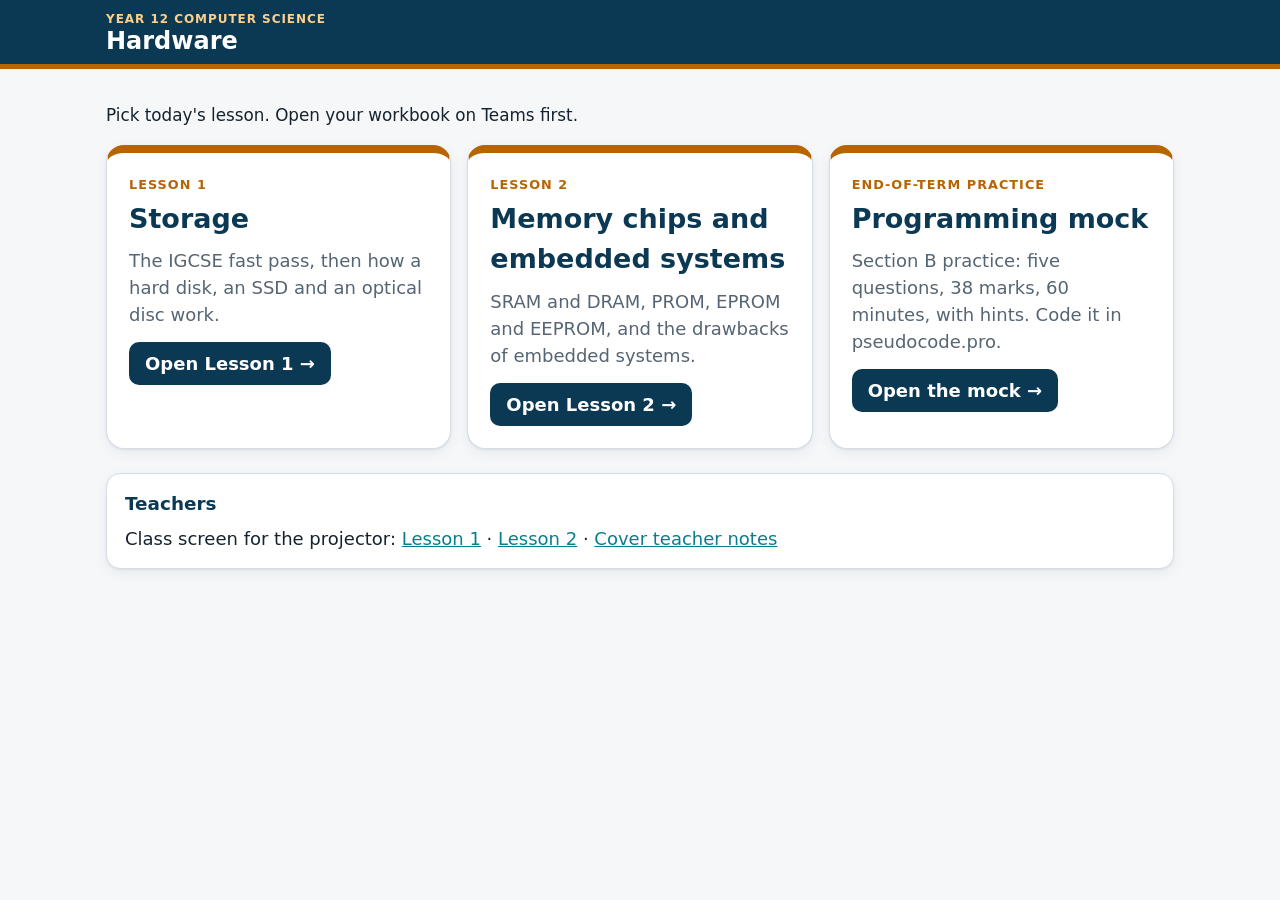
<file: index.html>
<!doctype html>
<html lang="en-GB">
<head>
<meta charset="utf-8">
<meta name="viewport" content="width=device-width, initial-scale=1">
<title>Year 12 Hardware</title>
<meta name="description" content="Year 12 Computer Science hardware lessons: storage, memory chips and embedded systems.">
<link rel="stylesheet" href="assets/site.css">
<style>
.tiles{display:grid;grid-template-columns:repeat(auto-fit,minmax(280px,1fr));gap:16px}
.tile{display:block;text-decoration:none;color:var(--ink);background:#fff;border:1px solid var(--line);border-radius:18px;padding:22px;box-shadow:var(--shadow);border-top:8px solid var(--amber)}
.tile:hover{border-color:var(--teal)}
.tile .n{font-size:.8rem;font-weight:800;letter-spacing:.08em;text-transform:uppercase;color:var(--amber)}
.tile h2{margin:4px 0 8px;color:var(--ocean)}
.tile p{margin:0;color:var(--muted)}
.go{display:inline-block;margin-top:14px;background:var(--ocean);color:#fff;border-radius:10px;padding:8px 16px;font-weight:700}
</style>
</head>
<body>
<header class="top"><div class="top-in"><div class="grow"><div class="eyebrow">Year 12 Computer Science</div><h1>Hardware</h1></div></div></header>
<main style="padding-bottom:40px">
  <p class="lead">Pick today's lesson. Open your workbook on Teams first.</p>
  <div class="tiles">
    <a class="tile" href="h1.html"><div class="n">Lesson 1</div><h2>Storage</h2><p>The IGCSE fast pass, then how a hard disk, an SSD and an optical disc work.</p><span class="go">Open Lesson 1 →</span></a>
    <a class="tile" href="h2.html"><div class="n">Lesson 2</div><h2>Memory chips and embedded systems</h2><p>SRAM and DRAM, PROM, EPROM and EEPROM, and the drawbacks of embedded systems.</p><span class="go">Open Lesson 2 →</span></a>
    <a class="tile" href="programming-mock.html"><div class="n">End-of-term practice</div><h2>Programming mock</h2><p>Section B practice: five questions, 38 marks, 60 minutes, with hints. Code it in pseudocode.pro.</p><span class="go">Open the mock →</span></a>
  </div>
  <div class="card" style="margin-top:24px">
    <h3>Teachers</h3>
    <p>Class screen for the projector: <a href="board.html?l=1">Lesson 1</a> · <a href="board.html?l=2">Lesson 2</a> · <a href="cover.html">Cover teacher notes</a></p>
  </div>
</main>
<script src="assets/engine.js"></script>
</body>
</html>
</file>
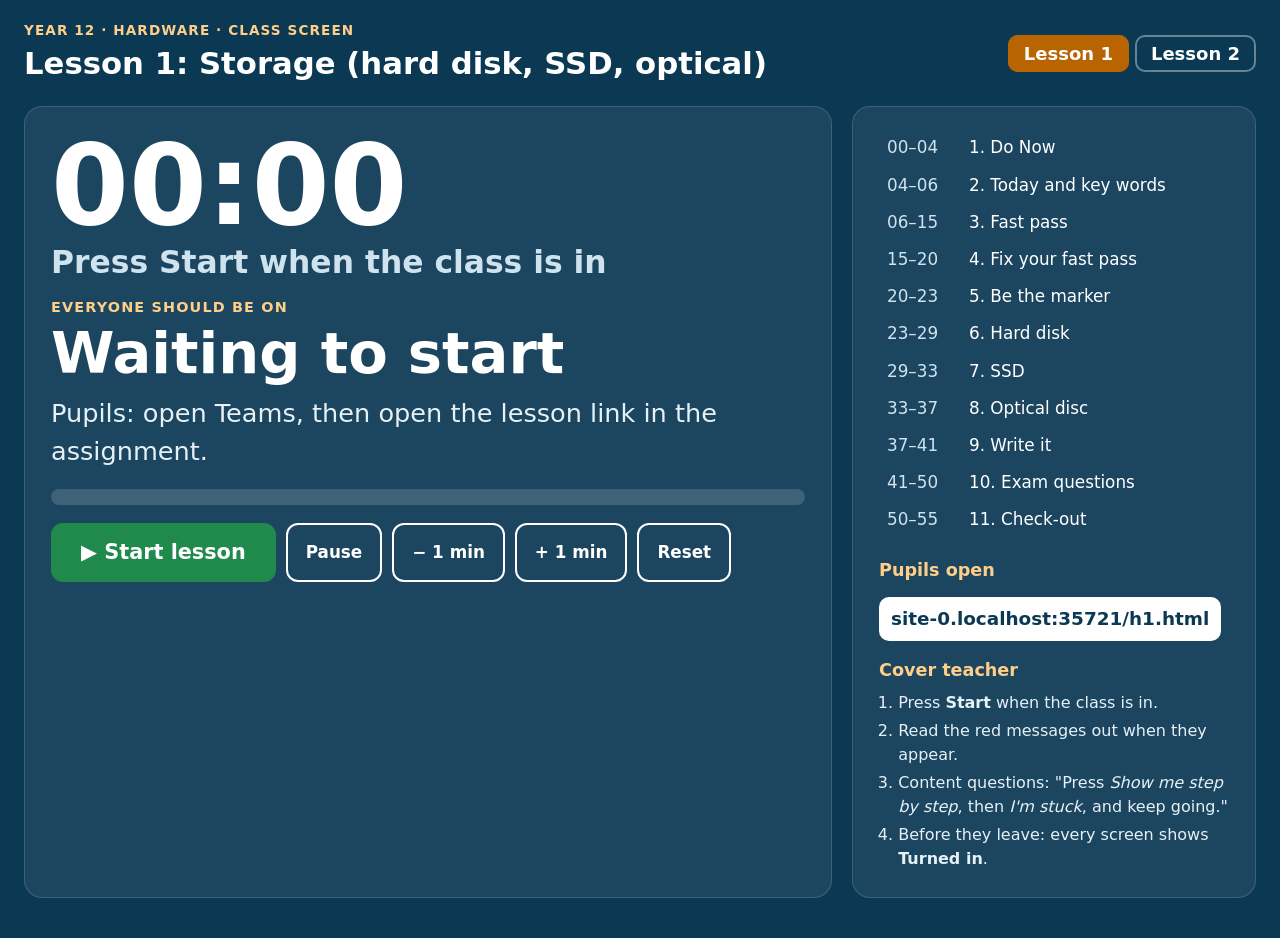
<file: board.html>
<!doctype html>
<html lang="en-GB">
<head>
<meta charset="utf-8">
<meta name="viewport" content="width=device-width, initial-scale=1">
<title>Class Screen</title>
<link rel="stylesheet" href="assets/site.css">
<style>
body{background:#0b3954;color:#fff;min-height:100vh}
.wrap{max-width:1400px;margin:auto;padding:20px 24px 40px}
.head{display:flex;justify-content:space-between;align-items:center;gap:16px;flex-wrap:wrap}
.head h1{margin:0;font-size:clamp(1.3rem,2.4vw,2rem)}
.head .eyebrow{font-size:.85rem;font-weight:800;letter-spacing:.08em;text-transform:uppercase;color:#ffcf8a}
.pick a{color:#fff;border:2px solid #ffffff60;border-radius:10px;padding:6px 14px;text-decoration:none;font-weight:700;margin-left:6px}
.pick a.on{background:#b86400;border-color:#b86400}
.grid{display:grid;grid-template-columns:2fr 1fr;gap:20px;margin-top:20px}
@media (max-width:900px){.grid{grid-template-columns:1fr}}
.panel{background:#ffffff12;border:1px solid #ffffff26;border-radius:18px;padding:22px 26px}
.clock{font-size:clamp(3rem,9vw,7rem);font-weight:800;line-height:1;font-variant-numeric:tabular-nums}
.clock small{font-size:.28em;font-weight:600;color:#cfe3ee;display:block;margin-top:6px}
.now{margin-top:18px}
.now .lbl{font-size:.9rem;font-weight:800;letter-spacing:.08em;text-transform:uppercase;color:#ffcf8a}
.now .t{font-size:clamp(2rem,5vw,3.6rem);font-weight:800;line-height:1.1;margin:4px 0 8px}
.now .d{font-size:clamp(1.1rem,2.2vw,1.6rem);color:#e6f1f6}
.left{font-size:1.3rem;margin-top:10px;color:#ffcf8a;font-weight:700}
.bar{height:16px;border-radius:9px;background:#ffffff26;overflow:hidden;margin-top:18px}
.bar span{display:block;height:100%;background:#b86400;width:0}
.list{list-style:none;margin:0;padding:0;font-size:1.05rem}
.list li{display:flex;gap:10px;padding:6px 8px;border-radius:8px}
.list li .m{flex:0 0 72px;color:#cfe3ee;font-variant-numeric:tabular-nums}
.list li.done{opacity:.45}
.list li.on{background:#b86400;font-weight:800;opacity:1}
.banner{display:none;margin-top:18px;background:#fff;color:#0b3954;border-radius:14px;padding:16px 20px;font-size:clamp(1.3rem,2.6vw,2rem);font-weight:800;border-left:12px solid #c0392b}
.banner.show{display:block;animation:pulsebox 1.4s ease-in-out 6}
@keyframes pulsebox{50%{transform:scale(1.02)}}
.ctl{display:flex;gap:10px;flex-wrap:wrap;margin-top:18px}
.ctl button{border:2px solid #fff;background:transparent;color:#fff;border-radius:12px;padding:10px 18px;font-weight:800;font-size:1.05rem}
.ctl button.go{background:#1f8a4c;border-color:#1f8a4c;font-size:1.3rem;padding:12px 28px}
.teacher{font-size:1rem;color:#e6f1f6}
.teacher h2{margin:0 0 8px;font-size:1.1rem;color:#ffcf8a}
.teacher ol{margin:0;padding-left:1.2em}.teacher li{margin:4px 0}
.url{font-size:1.15rem;font-weight:800;background:#fff;color:#0b3954;border-radius:10px;padding:8px 12px;display:inline-block;margin-top:6px;word-break:break-all}
</style>
</head>
<body>
<div class="wrap">
  <div class="head">
    <div><div class="eyebrow">Year 12 · Hardware · Class screen</div><h1 id="title"></h1></div>
    <div class="pick"><a href="?l=1" id="p1">Lesson 1</a><a href="?l=2" id="p2">Lesson 2</a></div>
  </div>
  <div class="grid">
    <div class="panel">
      <div class="clock" id="clock">00:00<small>Press Start when the class is in</small></div>
      <div class="now"><div class="lbl">Everyone should be on</div><div class="t" id="nowT">Waiting to start</div><div class="d" id="nowD">Pupils: open Teams, then open the lesson link in the assignment.</div><div class="left" id="left"></div></div>
      <div class="bar"><span id="bar"></span></div>
      <div class="banner" id="banner"></div>
      <div class="ctl"><button class="go" id="start">▶ Start lesson</button><button id="pause">Pause</button><button id="minus">− 1 min</button><button id="plus">+ 1 min</button><button id="reset">Reset</button></div>
    </div>
    <div class="panel">
      <ul class="list" id="list"></ul>
      <div class="teacher" style="margin-top:18px">
        <h2>Pupils open</h2>
        <div class="url" id="url"></div>
        <h2 style="margin-top:16px">Cover teacher</h2>
        <ol><li>Press <b>Start</b> when the class is in.</li><li>Read the red messages out when they appear.</li><li>Content questions: "Press <i>Show me step by step</i>, then <i>I'm stuck</i>, and keep going."</li><li>Before they leave: every screen shows <b>Turned in</b>.</li></ol>
      </div>
    </div>
  </div>
</div>
<script>
(function(){
const S={
 1:{title:"Lesson 1: Storage (hard disk, SSD, optical)",page:"h1.html",stages:[
  [0,"Do Now","Open the workbook on Teams and type your name. Then sort the smart speaker items on the site."],
  [4,"Today and key words","Read today's plan. Press 🔊 to hear the key words."],
  [6,"Fast pass","16 questions on your own. No notes. Then mark it and copy your scores into Task 1."],
  [15,"Fix your fast pass","Read the explanations for the questions you got wrong."],
  [20,"Be the marker","How many marks does an IGCSE-style answer get?"],
  [23,"Hard disk","Watch the animation, then put the steps in order."],
  [29,"SSD","Watch the animation, then fill the gaps."],
  [33,"Optical disc","Watch the animation, then put the steps in order."],
  [37,"Write it","Workbook Tasks 2 and 3. Write first, then compare with the model answers."],
  [41,"Exam questions","Workbook Task 4. Write for 5 minutes with no notes, then mark yourself in green."],
  [50,"Check-out","Answer the question on the site, then workbook Task 5. Turn in on Teams."]],
  banners:{41:"Everyone: go to Stage 10, Exam questions, now. Write your answers in Task 4. No notes.",46:"Stop writing. Open the mark schemes at the back of the workbook and mark yourself in green.",50:"Everyone: go to Stage 11, Check-out. Then press Turn in on Teams.",54:"One minute. Show me Turned in on Teams before you leave."}},
 2:{title:"Lesson 2: Memory chips and embedded systems",page:"h2.html",stages:[
  [0,"Do Now","Open the workbook on Teams and type your name. Then the four Do Now questions on the site."],
  [3,"Today and key words","Read the big question. Press 🔊 to hear the key words."],
  [5,"Evidence hunt","Find the cache and RAM sizes in Task Manager (or use the table). Workbook Task 1."],
  [9,"DRAM","Watch the animation, then switch the refresh off and watch the picture fade."],
  [13,"SRAM vs DRAM","Watch, sort, then complete the table in workbook Task 2."],
  [18,"The ROM family","Watch the animation, then sort PROM, EPROM and EEPROM."],
  [24,"Update the firmware","Press Update on each device. Then workbook Task 3."],
  [27,"Embedded systems","Watch the animation, then sort drawbacks and benefits."],
  [32,"Chip choice","Choose a chip for each device. Workbook Task 4: two devices, two reasons each."],
  [38,"Exam questions","Workbook Task 5. Write for 7 minutes with no notes, then mark yourself in green."],
  [49,"Check-out","Answer the question on the site, then workbook Task 6. Turn in on Teams."]],
  banners:{38:"Everyone: go to Stage 10, Exam questions, now. Write your answers in Task 5. No notes.",45:"Stop writing. Open the mark schemes at the back of the workbook and mark yourself in green.",49:"Everyone: go to Stage 11, Check-out. Then press Turn in on Teams.",54:"One minute. Show me Turned in on Teams before you leave."}}};
const q=new URLSearchParams(location.search), n=q.get("l")==="2"?2:1, L=S[n], END=55;
document.getElementById("p"+n).classList.add("on");
document.getElementById("title").textContent=L.title;document.title="Class Screen: Lesson "+n;
document.getElementById("url").textContent=new URL(L.page,location.href).href.replace(/^https?:\/\//,"");
const key="board"+n; let st=null, paused=null, shown={};
try{const v=JSON.parse(sessionStorage.getItem(key));if(v){st=v.st;paused=v.paused}}catch(e){}
function save(){try{sessionStorage.setItem(key,JSON.stringify({st,paused}))}catch(e){}}
const list=document.getElementById("list");
list.innerHTML=L.stages.map((s,i)=>`<li><span class="m">${String(s[0]).padStart(2,"0")}–${String(i<L.stages.length-1?L.stages[i+1][0]:END).padStart(2,"0")}</span><span>${i+1}. ${s[1]}</span></li>`).join("");
function el(){return st===null?0:((paused||Date.now())-st)/1000}
function tick(){
  const e=el(), m=e/60, mm=Math.floor(e/60), ss=Math.floor(e%60);
  const clock=document.getElementById("clock");
  clock.innerHTML=String(mm).padStart(2,"0")+":"+String(ss).padStart(2,"0")+`<small>${st===null?"Press Start when the class is in":paused?"Paused":"minutes into the lesson · ends at 55:00"}</small>`;
  document.getElementById("start").textContent=st===null?"▶ Start lesson":paused?"▶ Resume":"● Running";
  if(st===null)return;
  let i=0;L.stages.forEach((s,k)=>{if(m>=s[0])i=k});
  const s=L.stages[i], nx=i<L.stages.length-1?L.stages[i+1][0]:END;
  document.getElementById("nowT").textContent="Stage "+(i+1)+": "+s[1];
  document.getElementById("nowD").textContent=s[2];
  const lm=Math.max(0,nx-m);document.getElementById("left").textContent=m>=END?"Lesson time is up. Check every screen shows Turned in.":(lm<1?"Less than a minute left on this stage":Math.ceil(lm)+" minutes left on this stage");
  document.getElementById("bar").style.width=Math.min(100,m/END*100)+"%";
  [...list.children].forEach((li,k)=>li.className=k<i?"done":k===i?"on":"");
  const b=document.getElementById("banner");let msg=null;
  Object.keys(L.banners).forEach(k=>{if(m>=+k&&m<+k+3)msg=L.banners[k]});
  if(msg){if(b.textContent!==msg){b.textContent=msg;b.classList.remove("show");void b.offsetWidth}b.classList.add("show")}else b.classList.remove("show");
}
document.getElementById("start").onclick=()=>{if(st===null){st=Date.now();paused=null}else if(paused){st+=Date.now()-paused;paused=null}save();tick();
  try{navigator.wakeLock&&navigator.wakeLock.request("screen").catch(()=>{})}catch(e){}};
document.getElementById("pause").onclick=()=>{if(st===null)return;if(paused){st+=Date.now()-paused;paused=null}else paused=Date.now();save();tick()};
document.getElementById("minus").onclick=()=>{if(st!==null){st+=60000;save();tick()}};
document.getElementById("plus").onclick=()=>{if(st!==null){st-=60000;save();tick()}};
document.getElementById("reset").onclick=()=>{st=null;paused=null;save();location.reload()};
setInterval(tick,500);tick();
})();
</script>
</body>
</html>
</file>
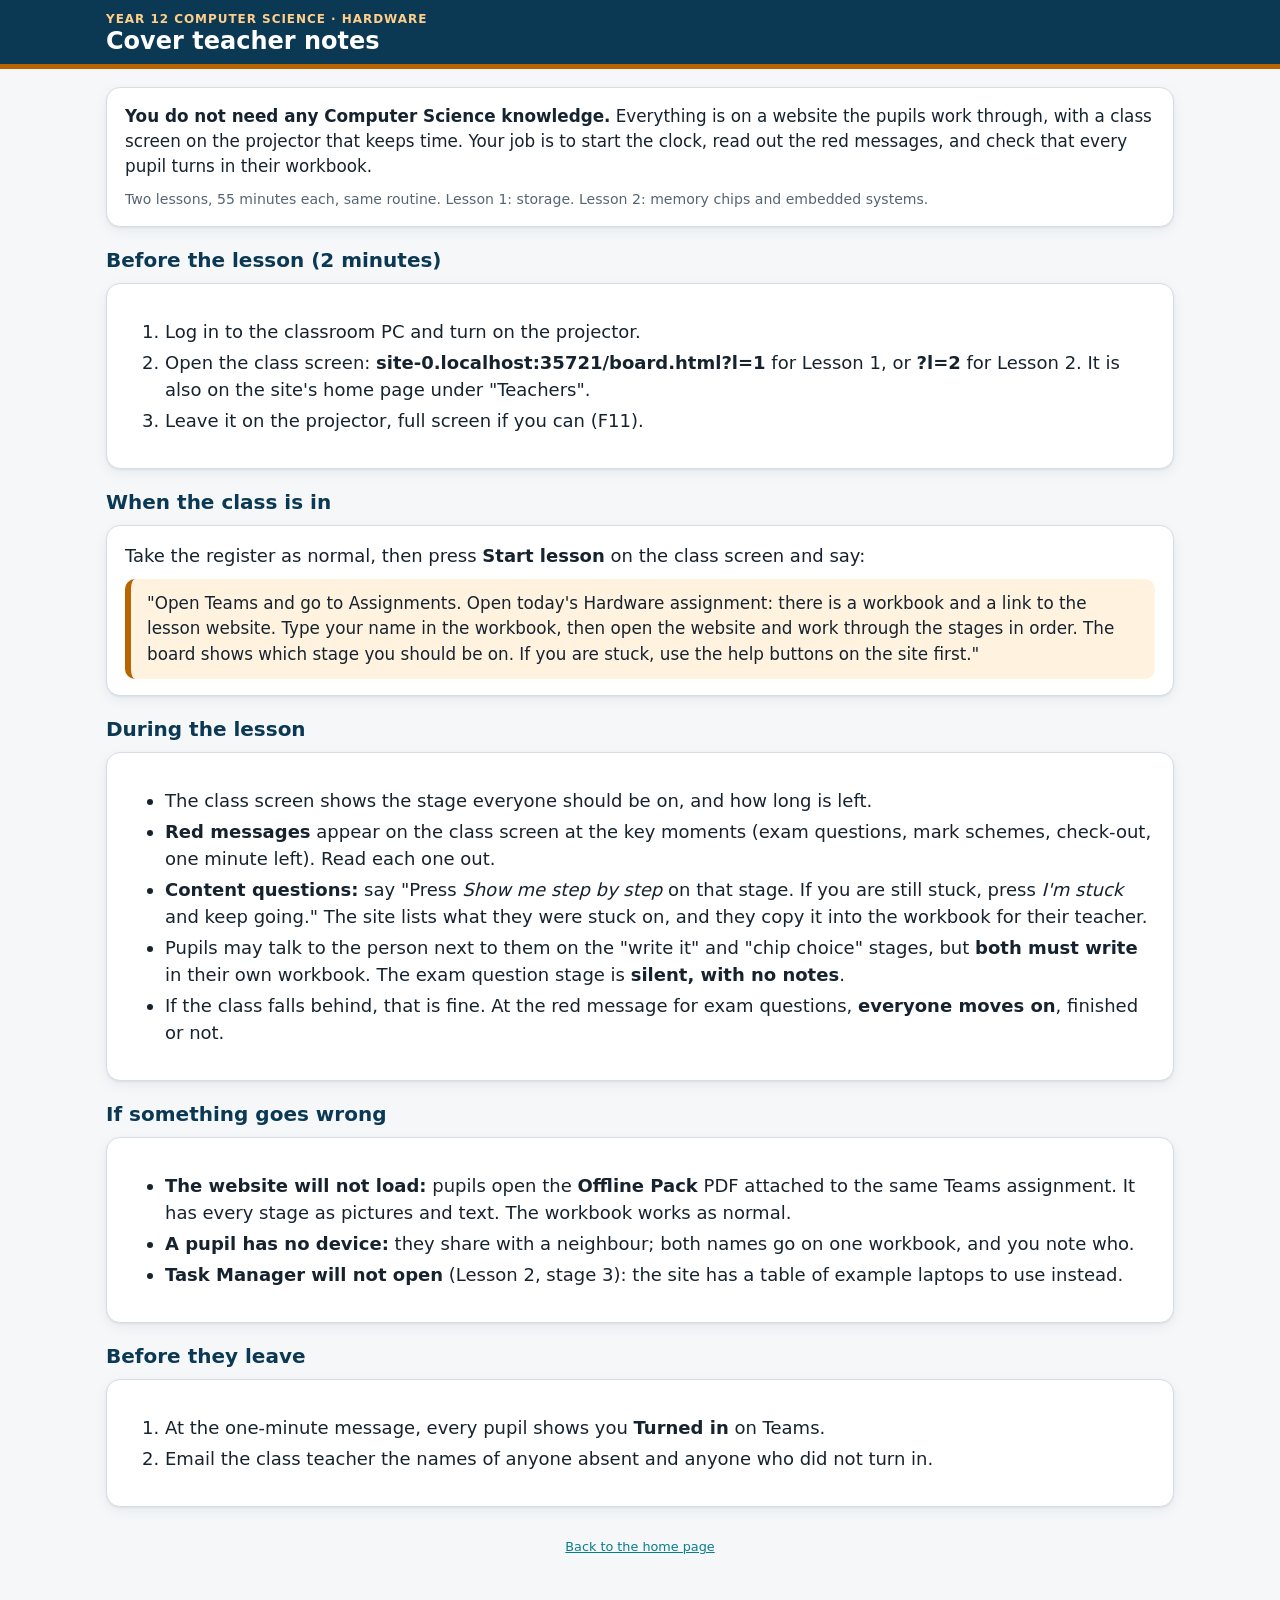
<file: cover.html>
<!doctype html>
<html lang="en-GB">
<head>
<meta charset="utf-8">
<meta name="viewport" content="width=device-width, initial-scale=1">
<title>Cover Teacher Notes</title>
<link rel="stylesheet" href="assets/site.css">
<style>
main{padding-bottom:40px}
h2{color:var(--ocean);margin:18px 0 8px;font-size:1.25rem}
.say-box{background:var(--amber-soft);border-left:6px solid var(--amber);border-radius:10px;padding:12px 16px;font-size:1.05rem}
ol li,ul li{margin:4px 0}
@media print{body{font-size:9.5pt;line-height:1.35}.card{padding:6px 10px;margin-bottom:6px}.lead{font-size:10pt}.say-box{font-size:10pt;padding:6px 10px}h2{margin:6px 0 3px;font-size:11pt}ol,ul{margin:2px 0}li{margin:1px 0!important}.top{display:block!important;position:static}.noprint{display:none}}
</style>
</head>
<body>
<header class="top"><div class="top-in"><div class="grow"><div class="eyebrow">Year 12 Computer Science · Hardware</div><h1>Cover teacher notes</h1></div></div></header>
<main>
<div class="card">
  <p class="lead"><b>You do not need any Computer Science knowledge.</b> Everything is on a website the pupils work through, with a class screen on the projector that keeps time. Your job is to start the clock, read out the red messages, and check that every pupil turns in their workbook.</p>
  <p class="muted small">Two lessons, 55 minutes each, same routine. Lesson 1: storage. Lesson 2: memory chips and embedded systems.</p>
</div>

<h2>Before the lesson (2 minutes)</h2>
<div class="card"><ol>
  <li>Log in to the classroom PC and turn on the projector.</li>
  <li>Open the class screen: <b><span class="siteurl"></span>board.html?l=1</b> for Lesson 1, or <b>?l=2</b> for Lesson 2. It is also on the site's home page under "Teachers".</li>
  <li>Leave it on the projector, full screen if you can (F11).</li>
</ol></div>

<h2>When the class is in</h2>
<div class="card"><p>Take the register as normal, then press <b>Start lesson</b> on the class screen and say:</p>
<div class="say-box">"Open Teams and go to Assignments. Open today's Hardware assignment: there is a workbook and a link to the lesson website. Type your name in the workbook, then open the website and work through the stages in order. The board shows which stage you should be on. If you are stuck, use the help buttons on the site first."</div></div>

<h2>During the lesson</h2>
<div class="card"><ul>
  <li>The class screen shows the stage everyone should be on, and how long is left.</li>
  <li><b>Red messages</b> appear on the class screen at the key moments (exam questions, mark schemes, check-out, one minute left). Read each one out.</li>
  <li><b>Content questions:</b> say "Press <i>Show me step by step</i> on that stage. If you are still stuck, press <i>I'm stuck</i> and keep going." The site lists what they were stuck on, and they copy it into the workbook for their teacher.</li>
  <li>Pupils may talk to the person next to them on the "write it" and "chip choice" stages, but <b>both must write</b> in their own workbook. The exam question stage is <b>silent, with no notes</b>.</li>
  <li>If the class falls behind, that is fine. At the red message for exam questions, <b>everyone moves on</b>, finished or not.</li>
</ul></div>

<h2>If something goes wrong</h2>
<div class="card"><ul>
  <li><b>The website will not load:</b> pupils open the <b>Offline Pack</b> PDF attached to the same Teams assignment. It has every stage as pictures and text. The workbook works as normal.</li>
  <li><b>A pupil has no device:</b> they share with a neighbour; both names go on one workbook, and you note who.</li>
  <li><b>Task Manager will not open</b> (Lesson 2, stage 3): the site has a table of example laptops to use instead.</li>
</ul></div>

<h2>Before they leave</h2>
<div class="card"><ol>
  <li>At the one-minute message, every pupil shows you <b>Turned in</b> on Teams.</li>
  <li>Email the class teacher the names of anyone absent and anyone who did not turn in.</li>
</ol></div>
<p class="footer-note noprint"><a href="index.html">Back to the home page</a></p>
</main>
<script>document.querySelectorAll(".siteurl").forEach(e=>e.textContent=/^https?:/.test(location.href)?location.href.replace(/^https?:\/\//,"").replace(/cover\.html.*$/,""):"inanded.github.io/y12-hardware/")</script>
</body>
</html>
</file>
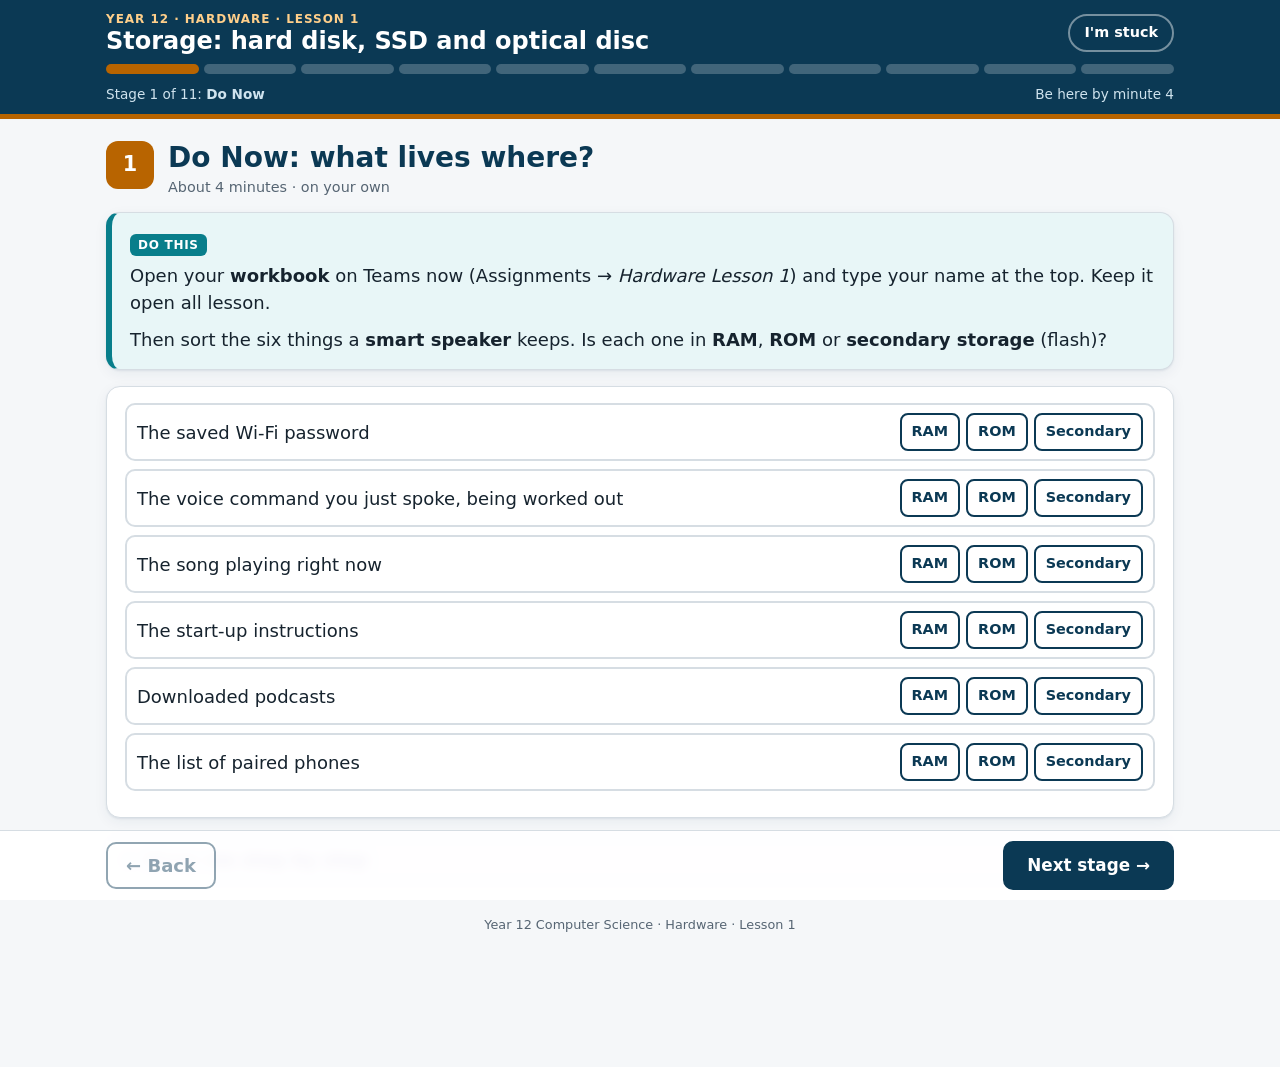
<file: h1.html>
<!doctype html>
<html lang="en-GB">
<head>
<meta charset="utf-8">
<meta name="viewport" content="width=device-width, initial-scale=1">
<title>Storage: Hard Disk, SSD, Optical</title>
<meta name="description" content="Year 12 Computer Science, Hardware lesson 1: the IGCSE fast pass, then how hard disks, SSDs and optical discs work.">
<link rel="stylesheet" href="assets/site.css">
</head>
<body>
<header class="top">
  <div class="top-in">
    <div class="grow"><div class="eyebrow">Year 12 · Hardware · Lesson 1</div><h1>Storage: hard disk, SSD and optical disc</h1></div>
    <button class="stuckbtn" title="Tell your teacher this part was hard">I'm stuck</button>
  </div>
  <nav class="steps" aria-label="Lesson stages"></nav>
  <div class="where" aria-live="polite"></div>
</header>

<main>

<!-- 1 ============================================================ -->
<section class="stage" data-title="Do Now" data-by="4">
  <div class="stage-head"><div class="stage-num">1</div><div><h2>Do Now: what lives where?</h2><div class="by">About 4 minutes · on your own</div></div></div>
  <div class="card do"><span class="tag">Do this</span>
    <p>Open your <b>workbook</b> on Teams now (Assignments → <i>Hardware Lesson 1</i>) and type your name at the top. Keep it open all lesson.</p>
    <p>Then sort the six things a <b>smart speaker</b> keeps. Is each one in <b>RAM</b>, <b>ROM</b> or <b>secondary storage</b> (flash)?</p>
  </div>
  <div class="card"><div id="donow"></div><p class="small muted" id="donowScore" style="margin-top:10px"></p></div>
  <details class="help"><summary>Show me step by step</summary><div>
    <p>Ask two questions about each item.</p>
    <ol><li><b>Is it only needed while the speaker is on, and fine to lose when the power goes?</b> Then it is in <b>RAM</b> (fast, can be changed, lost when the power goes).</li>
    <li><b>Is it the instructions the speaker needs to start up?</b> Then it is in <b>ROM</b> (can only be read, kept with no power).</li>
    <li><b>Must it still be there after the power goes off, and can it change?</b> Then it is in <b>secondary storage</b>.</li></ol>
  </div></details>
</section>

<!-- 2 ============================================================ -->
<section class="stage" data-title="Today and key words" data-by="6">
  <div class="stage-head"><div class="stage-num">2</div><div><h2>Today's plan and key words</h2><div class="by">About 2 minutes</div></div></div>
  <div class="card">
    <h3>Today you will</h3>
    <ul class="clean">
      <li>Check the hardware you learned at IGCSE in a quick 16-question fast pass, and fix anything you got wrong.</li>
      <li>Learn how a <b>hard disk</b>, an <b>SSD</b> and an <b>optical disc</b> work, in the detail that AS questions give marks for.</li>
      <li>Answer two real exam questions and mark them yourself.</li>
    </ul>
  </div>
  <div class="card">
    <h3>Success looks like this</h3>
    <ul class="clean">
      <li><b>Everyone:</b> describe a hard disk with at least 3 of the points in today's animation.</li>
      <li><b>Most:</b> write a full 5-mark hard disk answer, and describe an SSD and an optical disc.</li>
      <li><b>Some:</b> choose a hard disk or an SSD for a given system and justify it with reasons linked to that system.</li>
    </ul>
  </div>
  <div class="card">
    <h3>Key words <span class="small muted">(press 🔊 to hear each one)</span></h3>
    <div class="kw" id="kw1"></div>
  </div>
</section>

<!-- 3 ============================================================ -->
<section class="stage" data-title="Fast pass" data-by="15">
  <div class="stage-head"><div class="stage-num">3</div><div><h2>Fast pass: the IGCSE hardware you already know</h2><div class="by">About 9 minutes · on your own · no notes</div></div></div>
  <div class="card do"><span class="tag">Do this</span>
    <p>Answer all 16. If you do not know, choose <b>"I do not know yet"</b>. Guessing hides the gaps, and this is not a grade.</p>
    <p>When you have answered every question, press <b>Mark my fast pass</b> at the bottom.</p>
  </div>
  <div id="fastpass"></div>
  <div class="row" style="margin:6px 0 16px"><button class="btn primary" id="fpMark">Mark my fast pass</button><span id="fpLeft" class="muted"></span></div>
  <div id="fpResult" style="display:none">
    <div class="card"><h3>Your scores</h3><div class="score-tiles" id="fpTiles"></div></div>
    <div class="card wb"><span class="tag">Workbook · Task 1</span>
      <p>Copy your four scores into the <b>Task 1</b> table, and list the question numbers you got wrong. Your teacher uses these to plan the next lessons.</p>
      <p class="big" id="fpCopy"></p>
    </div>
  </div>
</section>

<!-- 4 ============================================================ -->
<section class="stage" data-title="Fix your fast pass" data-by="20">
  <div class="stage-head"><div class="stage-num">4</div><div><h2>Fix what you missed</h2><div class="by">About 5 minutes</div></div></div>
  <div class="card do"><span class="tag">Do this</span>
    <p>Below are the explanations for <b>only the questions you got wrong</b>. Read each one. If you got everything right, read the last card and move on.</p>
  </div>
  <div id="fixups"><div class="card muted">Do the fast pass first (stage 3), then come back here.</div></div>
  <div class="card" id="gateCard">
    <h3>Try the logic gates</h3>
    <p>Pick a gate. Tap <b>A</b> and <b>B</b> (or the input circles on the drawing) to switch them between 0 and 1. A wire carrying 1 lights up orange.</p>
    <div class="row" id="gatePick" style="margin-bottom:10px"></div>
    <div class="gatewrap">
      <svg id="gSvg" viewBox="0 0 520 240" role="img" aria-label="Logic gate diagram with inputs A and B and output X"></svg>
      <div>
        <div class="row" style="margin-bottom:10px"><button class="bit" id="gA">A = 0</button><button class="bit" id="gB">B = 0</button><span>X =</span><span class="out" id="gX">0</span></div>
        <div class="gexpr" id="gExpr"></div>
        <p class="small" id="gRule" style="margin:6px 0 10px"></p>
        <table class="t gtt" id="gTT"></table>
      </div>
    </div>
  </div>
  <div class="card exam"><span class="tag">What AS adds</span>
    <p>At IGCSE, "data is stored in tracks and sectors" was enough. AS questions give marks for <b>each part named with its job</b>: platter, spindle, arm, read/write head, magnetic pattern, change in current. That is the rest of today.</p>
  </div>
</section>

<!-- 5 ============================================================ -->
<section class="stage" data-title="Be the marker" data-by="23">
  <div class="stage-head"><div class="stage-num">5</div><div><h2>Be the marker: is an IGCSE answer enough?</h2><div class="by">About 3 minutes</div></div></div>
  <div class="card">
    <p><b>The question:</b> Describe the principal operations of a magnetic hard disk. <b>[5 marks]</b></p>
    <p><b>A student wrote:</b></p>
    <div class="quote">"A hard disk stores data using magnetism. It spins round and data is stored in tracks and sectors. A read/write head reads the data."</div>
  </div>
  <div class="card">
    <h3>Tick every point this answer has earned</h3>
    <p class="small muted">Each point is worth 1 mark, up to 5. Be strict: the idea has to be there, not just a similar word.</p>
    <div id="marker"></div>
  </div>
</section>

<!-- 6 ============================================================ -->
<section class="stage" data-title="Hard disk" data-by="29">
  <div class="stage-head"><div class="stage-num">6</div><div><h2>Inside a magnetic hard disk</h2><div class="by">About 6 minutes · watch, then check</div></div></div>
  <div id="animHDD"></div>
  <div class="card story"><span class="tag">The story</span>
    <p>A failing hard disk often makes a repeated clicking sound. Technicians call it <b>the click of death</b>. The read/write head flies a few nanometres above a platter spinning thousands of times a minute. If the head touches the platter (a head crash), it scrapes off the magnetic coating and the data there is gone.</p>
    <p><b>Why it matters for exams:</b> hard disks have moving parts, so they can be damaged by knocks. An SSD has <b>no moving parts</b>. That is one reason laptops and phones use solid-state storage.</p>
  </div>
  <div class="card"><h3>Check: put the hard disk steps in order</h3><div id="orderHDD"></div></div>
  <details class="help"><summary>Show me step by step</summary><div>
    <p>Think of it from the outside in.</p>
    <ol><li>What is it made of? <b>Platters</b> that can be magnetised, inside a sealed box.</li><li>How does it move? On a <b>spindle</b>, spinning fast.</li><li>What reads it? A <b>head on an arm</b>, moved by electronic circuits.</li><li>How is the surface organised? <b>Tracks</b> and <b>sectors</b>; one track in one sector is a <b>block</b>.</li><li>How are the bits stored and read? As a <b>magnetic pattern</b>; reading turns a change in field into a <b>change in current</b>.</li></ol>
  </div></details>
</section>

<!-- 7 ============================================================ -->
<section class="stage" data-title="SSD" data-by="33">
  <div class="stage-head"><div class="stage-num">7</div><div><h2>Inside an SSD (flash memory)</h2><div class="by">About 4 minutes · watch, then check</div></div></div>
  <div id="animSSD"></div>
  <div class="card"><h3>Check: fill the gaps</h3><div id="gapsSSD"></div></div>
  <details class="help"><summary>Show me step by step</summary><div>
    <p>Picture the floating gate as a <b>sealed box</b>. Writing pushes electrons into the box. Because the box is sealed by insulation, the electrons cannot get out, even with the power off. Reading asks one question: <b>does current flow through the cell or not?</b> That answer is the bit.</p>
  </div></details>
  <details class="further"><summary>Go further</summary><div>
    <p><span class="label-beyond">Beyond AS</span><b>Why do SSDs wear out?</b> Each flash cell can only be erased and rewritten a limited number of times, because pushing electrons through the insulating layer slowly damages it. The SSD controller spreads writes evenly across all the cells (<b>wear levelling</b>) so no cell wears out long before the others. Find out what <b>TBW</b> means on an SSD specification.</p>
  </div></details>
</section>

<!-- 8 ============================================================ -->
<section class="stage" data-title="Optical disc" data-by="37">
  <div class="stage-head"><div class="stage-num">8</div><div><h2>Inside an optical disc reader/writer</h2><div class="by">About 4 minutes · watch, then check</div></div></div>
  <div id="animOPT"></div>
  <div class="card"><h3>Check: put the optical steps in order</h3><div id="orderOPT"></div></div>
  <details class="help"><summary>Show me step by step</summary><div>
    <p>A <b>pit</b> is a tiny dip in the surface. A <b>land</b> is the flat part between pits. A laser bounces off them differently, a bit like light from a torch bouncing off a flat mirror compared with a dented one. The sensor notices the difference, and the differences become 1s and 0s.</p>
  </div></details>
</section>

<!-- 9 ============================================================ -->
<section class="stage" data-title="Write it" data-by="41">
  <div class="stage-head"><div class="stage-num">9</div><div><h2>Write it: finish the answers</h2><div class="by">About 4 minutes · in your workbook</div></div></div>
  <div class="card wb"><span class="tag">Workbook · Tasks 2 and 3</span>
    <p><b>Task 2:</b> fill the gaps in the SSD answer. <b>Task 3:</b> fill the gaps in the optical disc answer. If you have time, add one more point of your own to each.</p>
    <p>You can work with the person next to you, but <b>both of you write</b> in your own workbook.</p>
    <p><b>Write yours first.</b> Then press the button to compare.</p>
    <button class="btn amber" data-reveal="#modelWrite">I have written mine: show the model answers</button>
  </div>
  <div class="model" id="modelWrite">
    <p><b>Solid state (flash) memory: model answer</b></p>
    <ul><li>An SSD has no moving parts.</li><li>Data is stored in flash memory using NAND or NOR technology.</li><li>Each cell has 1 or 2 transistors.</li><li>The floating gate traps (retains) electrons, so the data is kept without power.</li><li>The control gate allows or stops current passing through the cell.</li><li>To read, the controller checks whether current flows, giving a 1 or a 0.</li></ul>
    <p style="margin-top:10px"><b>Optical disc reader/writer: model answer</b></p>
    <ul><li>The disc is spun at high speed.</li><li>A laser is shone onto the disc; the optical head moves it into position.</li><li>It follows a spiral track from the centre outwards.</li><li>Writing: the laser burns pits to represent the data.</li><li>Reading: the laser reflects from pits and lands; the reflection from a pit is different from a land.</li><li>A sensor detects the reflected light and the differences are interpreted as 1s and 0s.</li></ul>
    <p class="small" style="margin-top:8px">Tick each point you had. Add any you missed in <b style="color:var(--good)">green</b>.</p>
  </div>
  <details class="help"><summary>Show me step by step</summary><div>
    <p>Go back to stages 7 and 8 and press <b>Play</b> again. Each step of the animation is one sentence of the answer, in order. The gaps in the workbook follow the same order.</p>
  </div></details>
</section>

<!-- 10 ============================================================ -->
<section class="stage" data-title="Exam questions" data-by="50">
  <div class="stage-head"><div class="stage-num">10</div><div><h2>Real exam questions</h2><div class="by">About 9 minutes · 5 minutes writing, 4 minutes marking</div></div></div>
  <div class="card warn"><p><b>Everyone starts this stage by minute 41</b>, even if earlier stages are not finished. These answers are what your teacher reads.</p></div>
  <div class="card wb"><span class="tag">Workbook · Task 4</span>
    <ol><li>Answer <b>Question A</b> (CCTV, 4 marks) and <b>Question B</b> (video server, 4 marks) in the <b>My attempt</b> boxes. No notes, no looking back.</li>
    <li>Only then go to the <b>Mark schemes</b> page at the back of your workbook.</li>
    <li>Mark yourself. Write anything you missed in the <b>My corrections</b> box (it types in green).</li>
    <li><b>Finished and marked?</b> Go straight on to <b>Question C</b> (hard disk, 4 marks) and <b>Question D</b> (optical disc, 4 marks). Write first, then mark them the same way.</li></ol>
  </div>
  <div class="card exam"><span class="tag">How these questions are marked</span>
    <p>Each question asks for <b>two reasons</b>. Each reason gets 1 mark, and a second mark for <b>linking it to the system in the question</b>.</p>
    <p>Not enough: <i>"Hard disks are cheaper."</i><br>Full marks: <i>"Magnetic storage costs less per unit of storage, <b>and the system stores large video files, so it needs a very large capacity</b>."</i></p>
  </div>
  <details class="help"><summary>Show me step by step</summary><div>
    <p>Two reasons that work for systems that record or store lots of video:</p>
    <ul class="clean"><li><b>Cost:</b> magnetic storage costs less per gigabyte … <i>so very large capacity is affordable for big video files.</i></li>
    <li><b>Lasting longer:</b> the system writes all the time (a very large number of read/write operations) … <i>and magnetic storage lasts longer under that much writing.</i></li></ul>
    <p>Sentence starter: <i>"Magnetic storage is more suitable because … This matters for this system because …"</i></p>
  </div></details>
  <details class="further"><summary>Go further</summary><div>
    <p>A school wants storage for <b>10 years of CCTV recordings</b>, and a separate drive for the <b>head's office laptop</b>. Choose a hard disk or an SSD for each, and justify each choice with two reasons applied to that system. Write it at the end of your workbook.</p>
  </div></details>
</section>

<!-- 11 ============================================================ -->
<section class="stage" data-title="Check-out" data-by="55">
  <div class="stage-head"><div class="stage-num">11</div><div><h2>Check-out</h2><div class="by">About 5 minutes · then turn in</div></div></div>
  <div class="card"><h3>One question: answer it first, then write your letter in Task 5</h3><div id="hinge1"></div></div>
  <div class="card wb"><span class="tag">Workbook · Task 5</span>
    <ol><li>Write the letter you chose <b>first</b> for the question above.</li><li>Answer the three check-out questions. No notes.</li><li>Rate your confidence for each part of today (1 = lost, 5 = I could teach it).</li><li>Copy anything below into the <b>"Please go over again"</b> box.</li></ol>
    <div class="stuckbox"><b>You pressed "I'm stuck" on:</b><div class="stuck-list" style="margin-top:6px"></div></div>
  </div>
  <div class="card do"><span class="tag">Before you leave</span>
    <p>On Teams, press <b>Turn in</b> on the Hardware Lesson 1 assignment. Show your teacher the word <b>Turned in</b>.</p>
  </div>
</section>

<p class="footer-note">Year 12 Computer Science · Hardware · Lesson 1</p>
</main>

<nav class="nav"><div class="nav-in"><button class="btn" id="back">← Back</button><button class="btn primary next" id="next">Next stage →</button></div></nav>

<script src="assets/engine.js"></script>
<script src="assets/h1.js"></script>
</body>
</html>
</file>
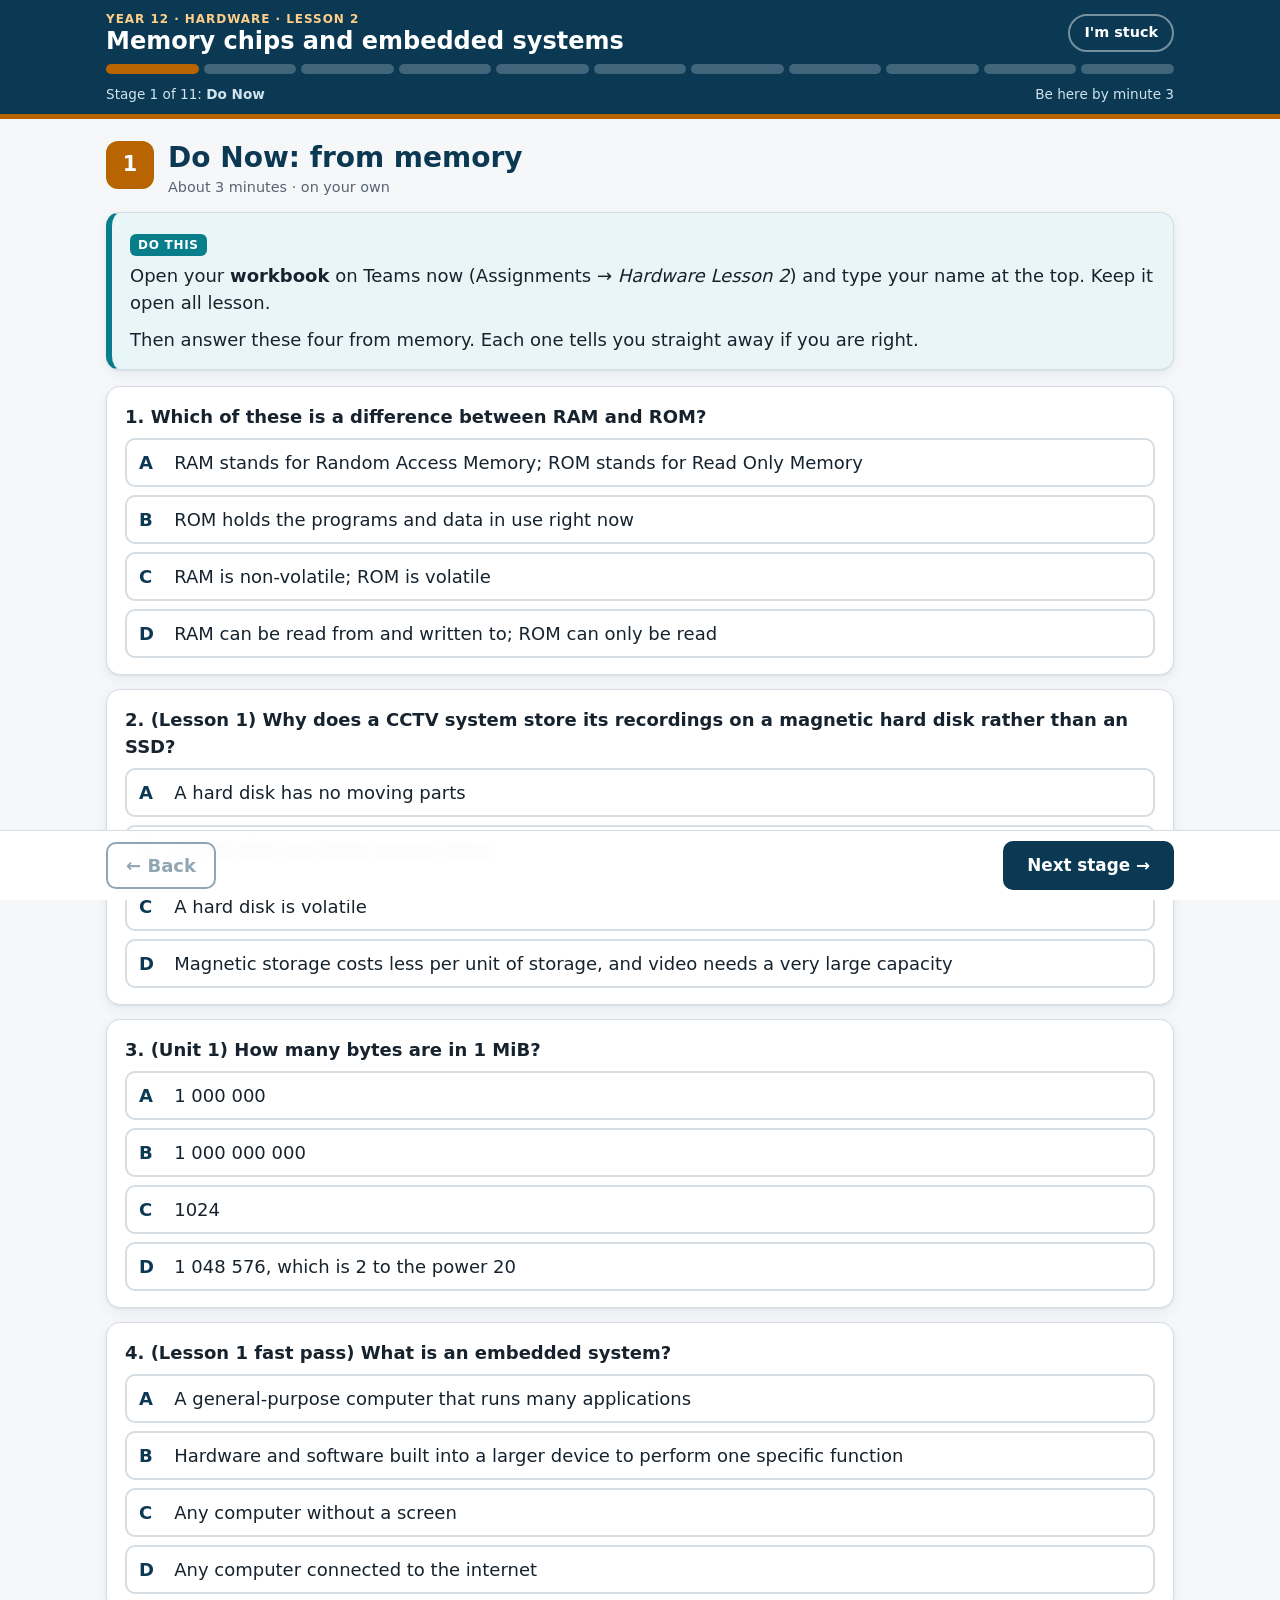
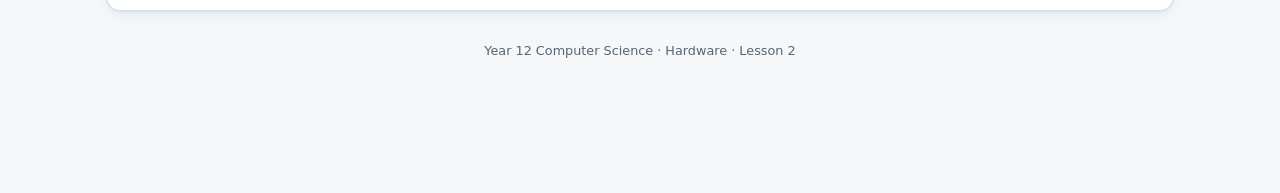
<file: h2.html>
<!doctype html>
<html lang="en-GB">
<head>
<meta charset="utf-8">
<meta name="viewport" content="width=device-width, initial-scale=1">
<title>Memory Chips and Embedded Systems</title>
<meta name="description" content="Year 12 Computer Science, Hardware lesson 2: SRAM and DRAM, PROM, EPROM and EEPROM, and embedded systems.">
<link rel="stylesheet" href="assets/site.css">
</head>
<body>
<header class="top">
  <div class="top-in">
    <div class="grow"><div class="eyebrow">Year 12 · Hardware · Lesson 2</div><h1>Memory chips and embedded systems</h1></div>
    <button class="stuckbtn" title="Tell your teacher this part was hard">I'm stuck</button>
  </div>
  <nav class="steps" aria-label="Lesson stages"></nav>
  <div class="where" aria-live="polite"></div>
</header>

<main>

<!-- 1 -->
<section class="stage" data-title="Do Now" data-by="3">
  <div class="stage-head"><div class="stage-num">1</div><div><h2>Do Now: from memory</h2><div class="by">About 3 minutes · on your own</div></div></div>
  <div class="card do"><span class="tag">Do this</span>
    <p>Open your <b>workbook</b> on Teams now (Assignments → <i>Hardware Lesson 2</i>) and type your name at the top. Keep it open all lesson.</p>
    <p>Then answer these four from memory. Each one tells you straight away if you are right.</p>
  </div>
  <div class="card" id="dn1"></div><div class="card" id="dn2"></div><div class="card" id="dn3"></div><div class="card" id="dn4"></div>
</section>

<!-- 2 -->
<section class="stage" data-title="Today and key words" data-by="5">
  <div class="stage-head"><div class="stage-num">2</div><div><h2>Today's plan and key words</h2><div class="by">About 2 minutes</div></div></div>
  <div class="card story"><span class="tag">Today's big question</span>
    <p class="lead">Your laptop has <b>gigabytes</b> of RAM but only <b>megabytes</b> of cache. Cache is faster. So why not make all of it cache?</p>
    <p>You will find the real numbers on your own laptop, then answer it by stage 5.</p>
  </div>
  <div class="card">
    <h3>Success looks like this</h3>
    <ul class="clean">
      <li><b>Everyone:</b> give three differences between SRAM and DRAM; say how PROM and EEPROM differ; give two drawbacks of an embedded system.</li>
      <li><b>Most:</b> choose a memory chip for a device and justify it with two reasons.</li>
      <li><b>Some:</b> explain why cache is MB and main memory is GB, using bit density and cost; explain why EEPROM suits firmware that will be updated.</li>
    </ul>
  </div>
  <div class="card"><h3>Key words <span class="small muted">(press 🔊 to hear each one)</span></h3><div class="kw" id="kw2"></div></div>
</section>

<!-- 3 -->
<section class="stage" data-title="Evidence hunt" data-by="9">
  <div class="stage-head"><div class="stage-num">3</div><div><h2>Evidence hunt: what is inside your laptop?</h2><div class="by">About 4 minutes</div></div></div>
  <div class="two">
    <div class="card do"><span class="tag">On a Windows laptop</span>
      <ol>
        <li>Press <b>Ctrl + Shift + Esc</b> to open Task Manager. If it opens small, press <b>More details</b>.</li>
        <li>Click the <b>Performance</b> tab (on Windows 11 it is the second icon down the left side).</li>
        <li>Click <b>CPU</b>. Bottom right, find <b>L3 cache</b>. Write down the number. This is <b>SRAM</b>, inside the processor.</li>
        <li>Click <b>Memory</b>. Top right, find the total in <b>GB</b>. This is <b>DRAM</b>, the main memory.</li>
      </ol>
    </div>
    <div class="card"><h3>On a tablet, or Task Manager won't open?</h3>
      <p>Pick one of these real laptops and use its numbers.</p>
      <div class="scroll"><table class="t"><tr><th>Laptop processor</th><th>L3 cache (SRAM)</th><th>RAM (DRAM)</th></tr>
      <tr><td>Intel Core i3-N305 (budget)</td><td>6 MB</td><td>8 GB</td></tr>
      <tr><td>Intel Core i5-1235U (mid-range)</td><td>12 MB</td><td>16 GB</td></tr>
      <tr><td>AMD Ryzen 7 7840U (high end)</td><td>16 MB</td><td>32 GB</td></tr></table></div>
    </div>
  </div>
  <div class="card"><h3>How many times bigger is the main memory?</h3>
    <div class="calc"><label>L3 cache in MB<input id="cMB" type="number" min="0.5" step="0.5" value="12" inputmode="decimal"></label><label>RAM in GB<input id="cGB" type="number" min="1" step="1" value="16" inputmode="decimal"></label><div><div class="small muted">Main memory is about</div><div class="big" id="cOut"></div></div></div>
    <p class="small muted" style="margin-top:8px">Task Manager's MB and GB count in 1024s, so in exam terms they are really MiB and GiB.</p>
  </div>
  <div class="card wb"><span class="tag">Workbook · Task 1</span><p>Write your L3 cache, your RAM and how many times bigger the RAM is. Leave the "why" line until stage 5.</p></div>
</section>

<!-- 4 -->
<section class="stage" data-title="DRAM" data-by="13">
  <div class="stage-head"><div class="stage-num">4</div><div><h2>Inside a DRAM cell</h2><div class="by">About 4 minutes · watch, then try it</div></div></div>
  <div id="animDRAM"></div>
  <div class="card"><h3>Try it: switch the refresh off</h3>
    <p>Each square is one DRAM cell. Dark = charged = 1. The orange band is the memory controller refreshing one row at a time. Switch refresh <b>off</b> and watch what happens to the picture.</p>
    <div class="row" style="margin-bottom:10px"><b>Refresh:</b><button class="btn primary" id="rOn">ON</button><button class="btn" id="rOff">OFF</button><button class="btn" id="rReset">Reset picture</button><span class="muted small">1s lost: <b id="rLost">0</b></span></div>
    <svg id="rGrid" viewBox="0 0 330 330" style="max-width:330px;width:100%;display:block;margin:auto" role="img" aria-label="Eight by eight grid of DRAM cells showing a smiley face. With refresh off, the charged cells fade and become 0s."></svg>
    <p class="small muted" style="margin-top:8px">Slowed right down. Real DRAM refreshes every row at least once every 64 ms.</p>
  </div>
  <details class="help"><summary>Show me step by step</summary><div>
    <p>Think of each capacitor as a <b>bucket with a small hole</b>. A full bucket is a 1. Water leaks out all the time. Refresh means someone checks every bucket and tops up the full ones before they drop too low. Turn the power off, and nobody tops them up: everything is lost.</p>
  </div></details>
</section>

<!-- 5 -->
<section class="stage" data-title="SRAM vs DRAM" data-by="18">
  <div class="stage-head"><div class="stage-num">5</div><div><h2>SRAM vs DRAM</h2><div class="by">About 5 minutes · watch, sort, write</div></div></div>
  <div id="animSRAM"></div>
  <div class="card"><h3>Check: SRAM, DRAM or both?</h3><div id="sortRAM"></div></div>
  <div class="card exam"><span class="tag">Write comparisons like this</span>
    <p>A one-sided answer ("SRAM is faster") can lose the mark. Give <b>both sides</b>: "SRAM has faster access, <b>whereas</b> DRAM is slower."</p>
  </div>
  <div class="card wb"><span class="tag">Workbook · Task 2</span>
    <p>Complete the SRAM vs DRAM table. Then go back to Task 1 and answer: <b>why is the fast memory so small?</b></p>
    <button class="btn amber" data-reveal="#modelRAM">I have written mine: show the answers</button>
    <div class="model" id="modelRAM"><div class="scroll"><table class="t"><tr><th></th><th>DRAM</th><th>SRAM</th></tr>
      <tr><td>Refresh</td><td>Must be refreshed</td><td>Does not need refreshing</td></tr>
      <tr><td>How a bit is stored</td><td>As charge (transistor and capacitor)</td><td>In a flip-flop</td></tr>
      <tr><td>Cost</td><td>Less expensive to manufacture</td><td>More expensive</td></tr>
      <tr><td>Speed</td><td>Slower access</td><td>Faster access</td></tr>
      <tr><td>Bit density</td><td>Higher (more data per chip)</td><td>Lower</td></tr>
      <tr><td>Used for</td><td>Main memory</td><td>Cache</td></tr></table></div>
      <p style="margin-top:8px"><b>Why the cache is small:</b> cache is SRAM. An SRAM cell is much bigger than a DRAM cell, so it has a lower bit density and costs more per bit. Making all the memory SRAM would cost far more and need far more chip space.</p></div>
  </div>
  <details class="further"><summary>Go further</summary><div>
    <p><span class="label-beyond">Year 13 skill</span>An SRAM cell is a <b>flip-flop</b>. Look at the loop in the animation: why does it keep its value without being refreshed? You will draw SR and JK flip-flops in Year 13.</p>
    <p><span class="label-beyond">Beyond AS</span><b>Rowhammer.</b> In 2014 researchers showed that reading one DRAM row over and over very fast can disturb the charge in neighbouring rows and flip their bits. It became a real security problem. Using what you know about capacitors and refresh, explain why this can happen.</p>
  </div></details>
</section>

<!-- 6 -->
<section class="stage" data-title="The ROM family" data-by="24">
  <div class="stage-head"><div class="stage-num">6</div><div><h2>The ROM family: PROM, EPROM, EEPROM</h2><div class="by">About 6 minutes</div></div></div>
  <div class="card story"><span class="tag">The story</span>
    <p>Every laptop warns you: <b>do not switch off during a BIOS update</b>. In the 1980s, arcade machines and early PCs kept their programs on EPROM chips with a little clear quartz window on top, covered by a sticker. Peel the sticker off and leave the chip in sunlight long enough, and the program could start to fade.</p>
  </div>
  <div id="animROM"></div>
  <div class="card"><h3>Check: which chip?</h3><div id="sortROM"></div></div>
  <details class="help"><summary>Show me step by step</summary><div>
    <ul class="clean"><li><b>P</b>ROM: <b>P</b>rogrammed once. Then it is fixed.</li><li><b>E</b>PROM: <b>E</b>rasable with UV light. Take the chip out; the whole chip is wiped.</li><li><b>EE</b>PROM: <b>E</b>lectrically <b>E</b>rasable. It stays in the device, and you can change just part of it.</li></ul>
  </div></details>
</section>

<!-- 7 -->
<section class="stage" data-title="Update the firmware" data-by="27">
  <div class="stage-head"><div class="stage-num">7</div><div><h2>Update the firmware</h2><div class="by">About 3 minutes</div></div></div>
  <div class="card"><p><b>Firmware</b> is the program stored in a device's ROM: the BIOS of a laptop, the software in a printer or a smart TV. Press <b>Update</b> on each device and see what has to happen.</p></div>
  <div class="two" id="fwGame"></div>
  <div class="card wb"><span class="tag">Workbook · Task 3</span>
    <p>Complete the PROM, EPROM and EEPROM table.</p>
    <button class="btn amber" data-reveal="#modelROM">I have written mine: show the answers</button>
    <div class="model" id="modelROM"><div class="scroll"><table class="t"><tr><th></th><th>PROM</th><th>EPROM</th><th>EEPROM</th></tr>
      <tr><td>Written</td><td>Once only</td><td>Many times</td><td>Many times</td></tr>
      <tr><td>Erased by</td><td>Cannot be erased</td><td>Ultraviolet (UV) light</td><td>Voltage (an electrical signal)</td></tr>
      <tr><td>Where</td><td>Not applicable</td><td>Removed from the device</td><td>Stays in the circuit (in situ)</td></tr>
      <tr><td>How much</td><td>Not applicable</td><td>The whole chip is erased before rewriting</td><td>Part of the data can be erased</td></tr></table></div>
      <p class="small" style="margin-top:8px">Flash memory is a type of EEPROM.</p></div>
  </div>
</section>

<!-- 8 -->
<section class="stage" data-title="Embedded systems" data-by="32">
  <div class="stage-head"><div class="stage-num">8</div><div><h2>Embedded systems: where the firmware runs</h2><div class="by">About 5 minutes</div></div></div>
  <div id="animEMB"></div>
  <div class="card"><h3>Check: drawback or benefit?</h3><div id="sortEMB"></div></div>
  <div class="card exam"><span class="tag">What to learn</span>
    <p><b>Drawbacks</b> come up most often in questions: learn all four. Know the <b>benefits</b> too: small and low power, cheap to mass-produce, reliable because it does one job, starts instantly and responds in real time.</p>
  </div>
  <details class="help"><summary>Show me step by step</summary><div>
    <p>Count the embedded systems you have used since you woke up: alarm clock, kettle, microwave, card reader on the bus, the school door entry system, a car. Each one does <b>one job</b>, and you cannot easily change what it does. The drawbacks all come from that.</p>
  </div></details>
</section>

<!-- 9 -->
<section class="stage" data-title="Chip choice" data-by="38">
  <div class="stage-head"><div class="stage-num">9</div><div><h2>Chip choice: which memory for which device?</h2><div class="by">About 6 minutes</div></div></div>
  <div class="card do"><span class="tag">Do this</span><p>Choose the best chip for each device. The feedback gives you the reasons in exam words.</p></div>
  <div id="chips"></div>
  <div class="card wb"><span class="tag">Workbook · Task 4</span>
    <p>Pick <b>two</b> of the devices. For each, write the chip and <b>two reasons</b>, using the words from the feedback. You can work with the person next to you, but both of you write.</p>
  </div>
</section>

<!-- 10 -->
<section class="stage" data-title="Exam questions" data-by="49">
  <div class="stage-head"><div class="stage-num">10</div><div><h2>Real exam questions</h2><div class="by">About 11 minutes · 7 minutes writing, 4 minutes marking</div></div></div>
  <div class="card warn"><p><b>Everyone starts this stage by minute 38</b>, even if earlier stages are not finished. These answers are what your teacher reads.</p></div>
  <div class="card wb"><span class="tag">Workbook · Task 5</span>
    <ol><li>Answer <b>Question A</b> (DRAM and SRAM, 3 marks) and <b>Question B</b> (an embedded system, 6 marks) in the <b>My attempt</b> boxes. No notes, no looking back.</li>
    <li>Only then go to the <b>Mark schemes</b> page at the back of your workbook.</li>
    <li>Mark yourself. Write anything you missed in the <b>My corrections</b> box (it types in green).</li>
    <li><b>Finished and marked?</b> Go straight on to <b>Questions C, D and E</b> (memory chips, 14 marks), then <b>Question F</b> if you want a challenge. Write first, then mark them the same way.</li></ol>
  </div>
  <details class="help"><summary>Show me step by step</summary><div>
    <ul class="clean"><li>Every comparison needs <b>both sides</b>: "EPROM is erased with UV light, <b>whereas</b> EEPROM is erased electrically."</li>
    <li>For drawbacks, use the four from stage 8: hard to update the firmware; hard and expensive to fix; cannot be adapted for another task; thrown away, leading to e-waste.</li>
    <li>For "why DRAM in an embedded system", think <b>cost</b> and <b>bit density</b>.</li></ul>
  </div></details>
</section>

<!-- 11 -->
<section class="stage" data-title="Check-out" data-by="55">
  <div class="stage-head"><div class="stage-num">11</div><div><h2>Check-out</h2><div class="by">About 5 minutes · then turn in</div></div></div>
  <div class="card"><h3>One question: answer it first, then write your letter in Task 6</h3><div id="hinge2"></div></div>
  <div class="card wb"><span class="tag">Workbook · Task 6</span>
    <ol><li>Write the letter you chose <b>first</b> for the question above.</li><li>Answer the three check-out questions. No notes.</li><li>Rate your confidence for each part of today (1 = lost, 5 = I could teach it).</li><li>Copy anything below into the <b>"Please go over again"</b> box.</li></ol>
    <div class="stuckbox"><b>You pressed "I'm stuck" on:</b><div class="stuck-list" style="margin-top:6px"></div></div>
  </div>
  <div class="card do"><span class="tag">Before you leave</span>
    <p>On Teams, press <b>Turn in</b> on the Hardware Lesson 2 assignment. Show your teacher the word <b>Turned in</b>.</p>
  </div>
</section>

<p class="footer-note">Year 12 Computer Science · Hardware · Lesson 2</p>
</main>

<nav class="nav"><div class="nav-in"><button class="btn" id="back">← Back</button><button class="btn primary next" id="next">Next stage →</button></div></nav>
<script src="assets/engine.js"></script>
<script src="assets/h2.js"></script>
</body>
</html>
</file>
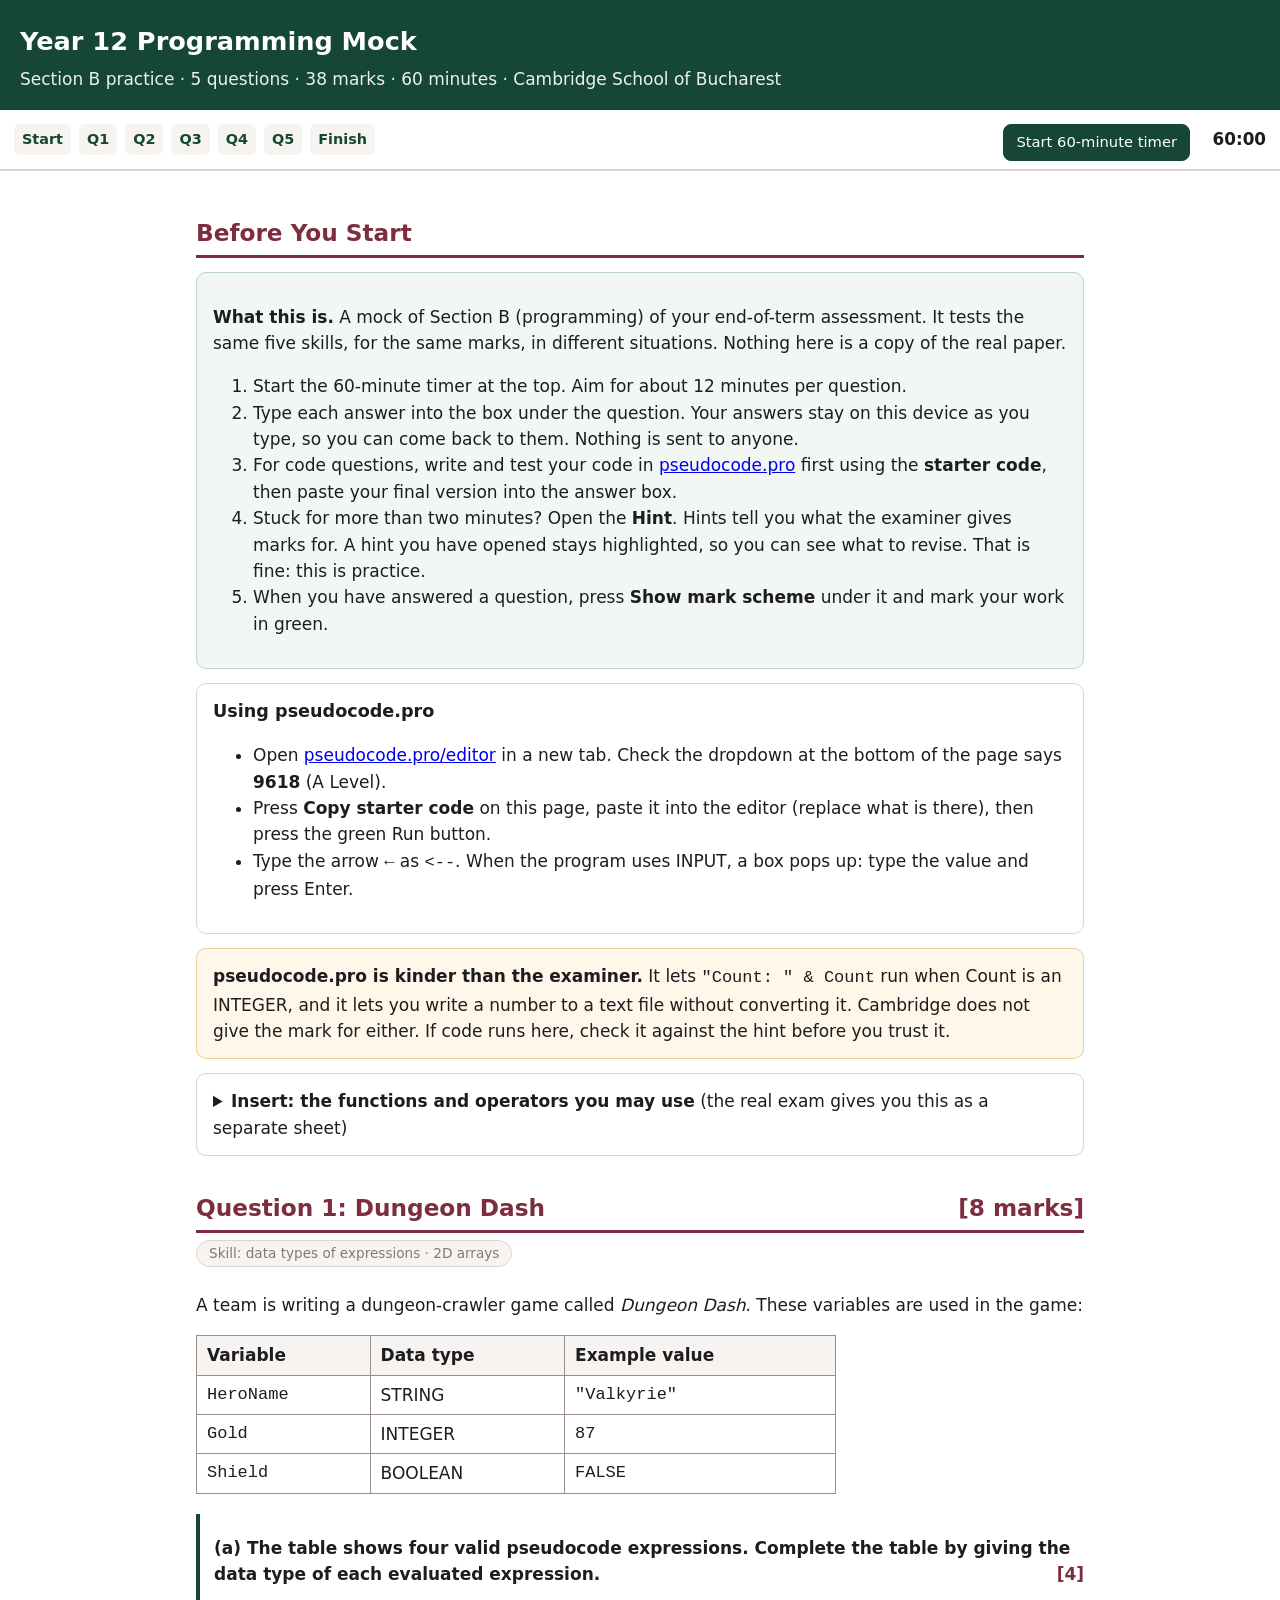
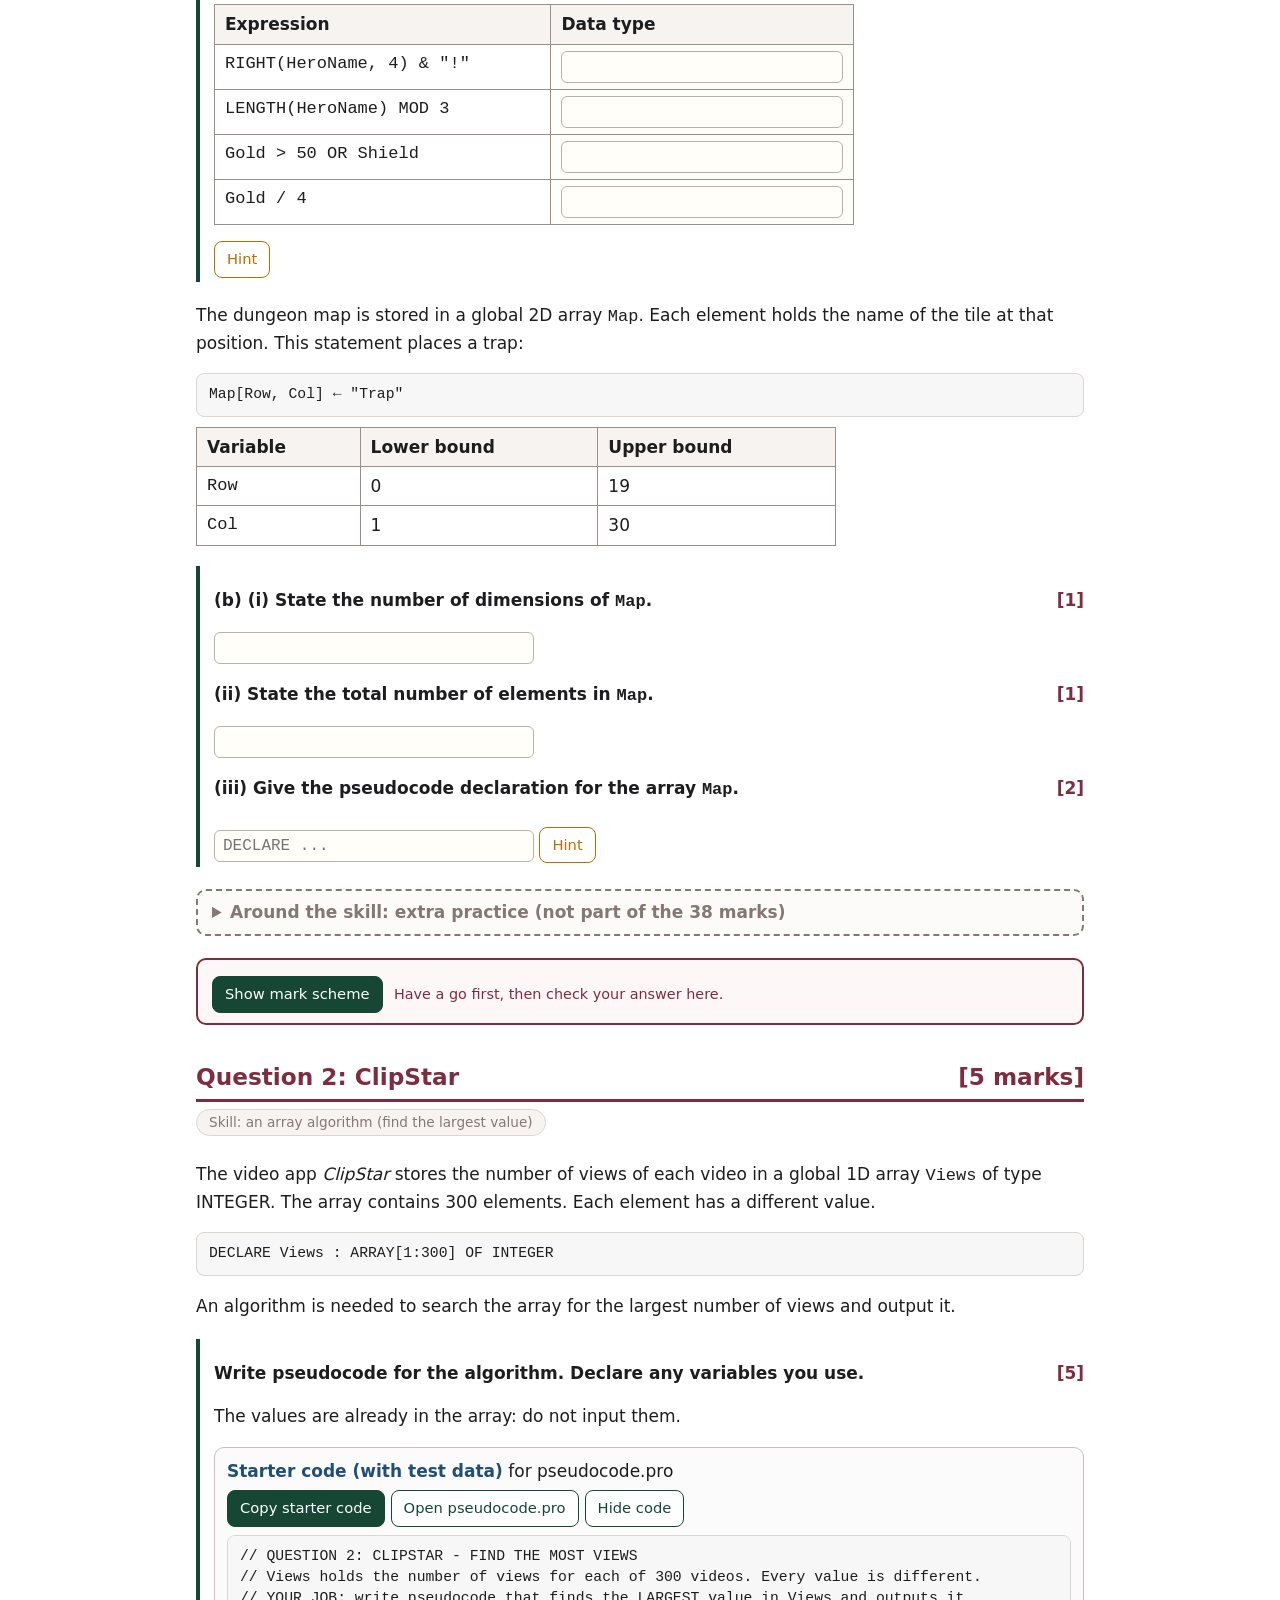
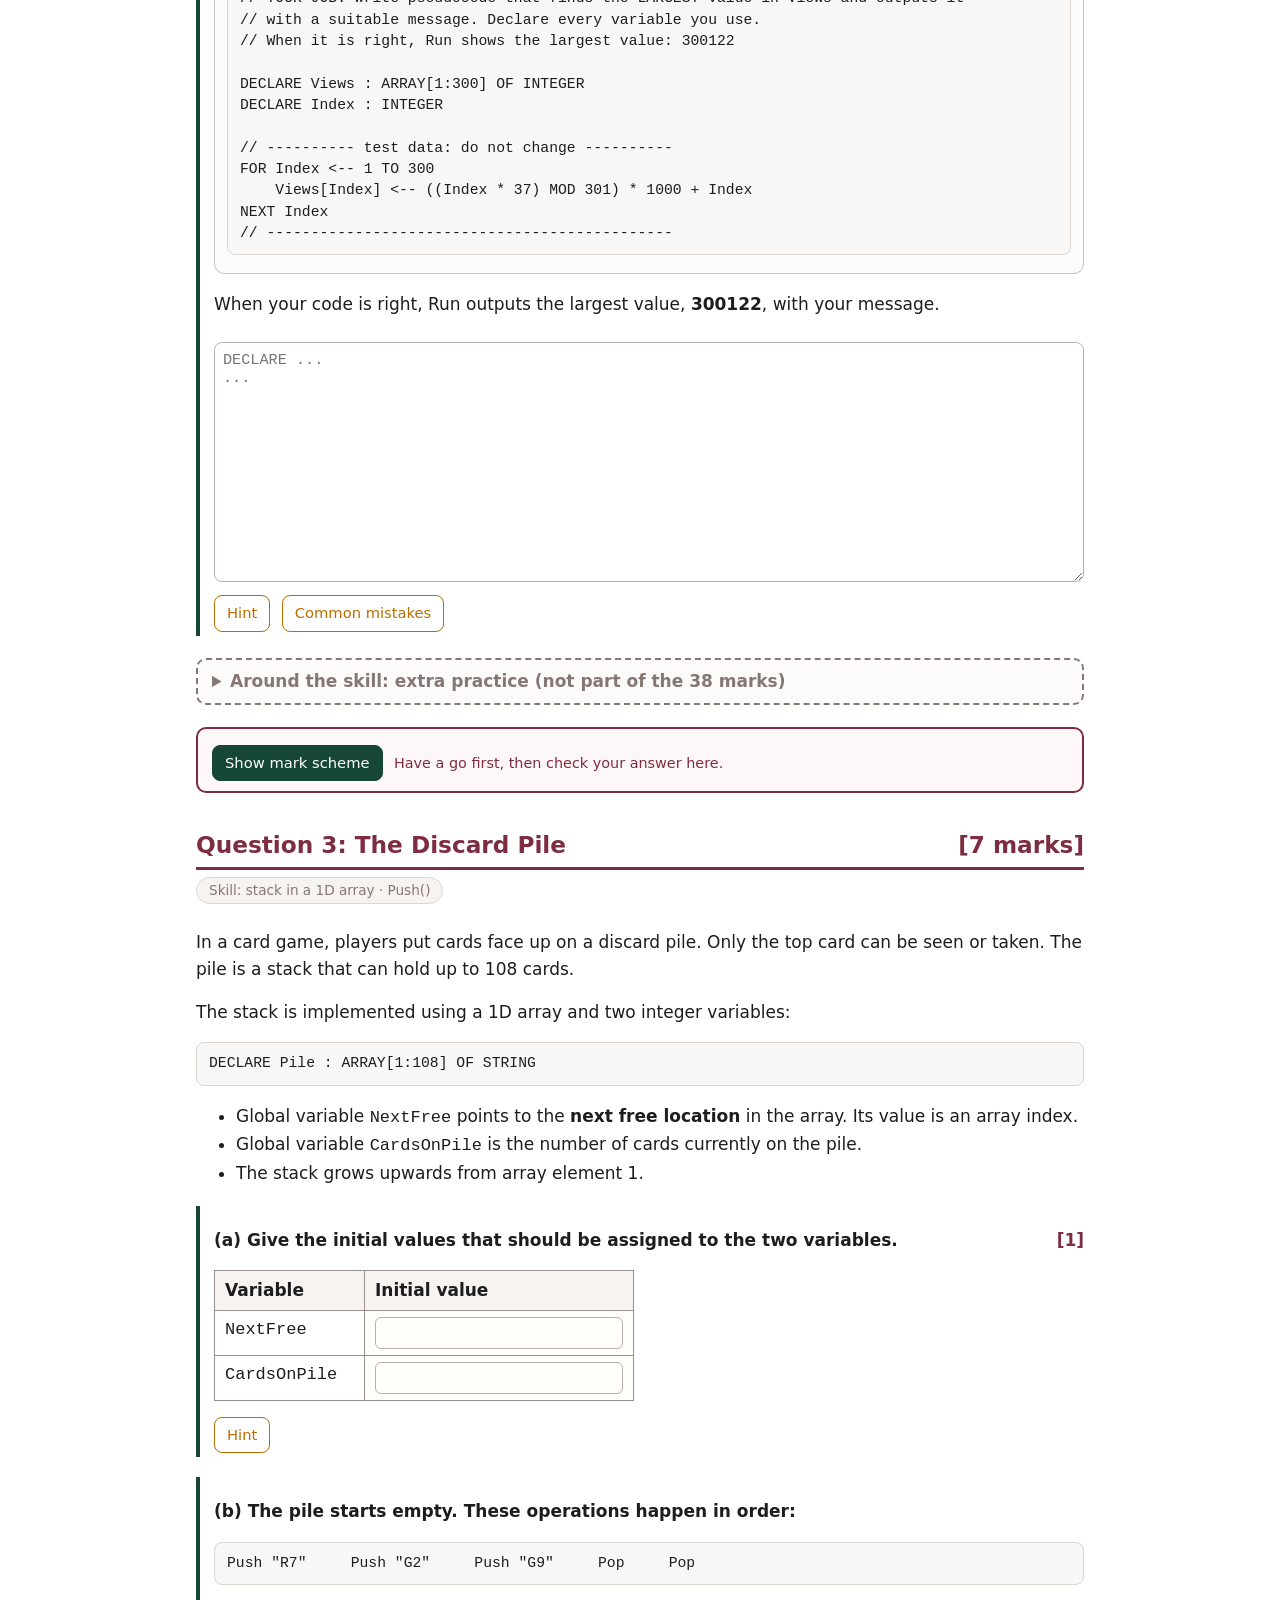
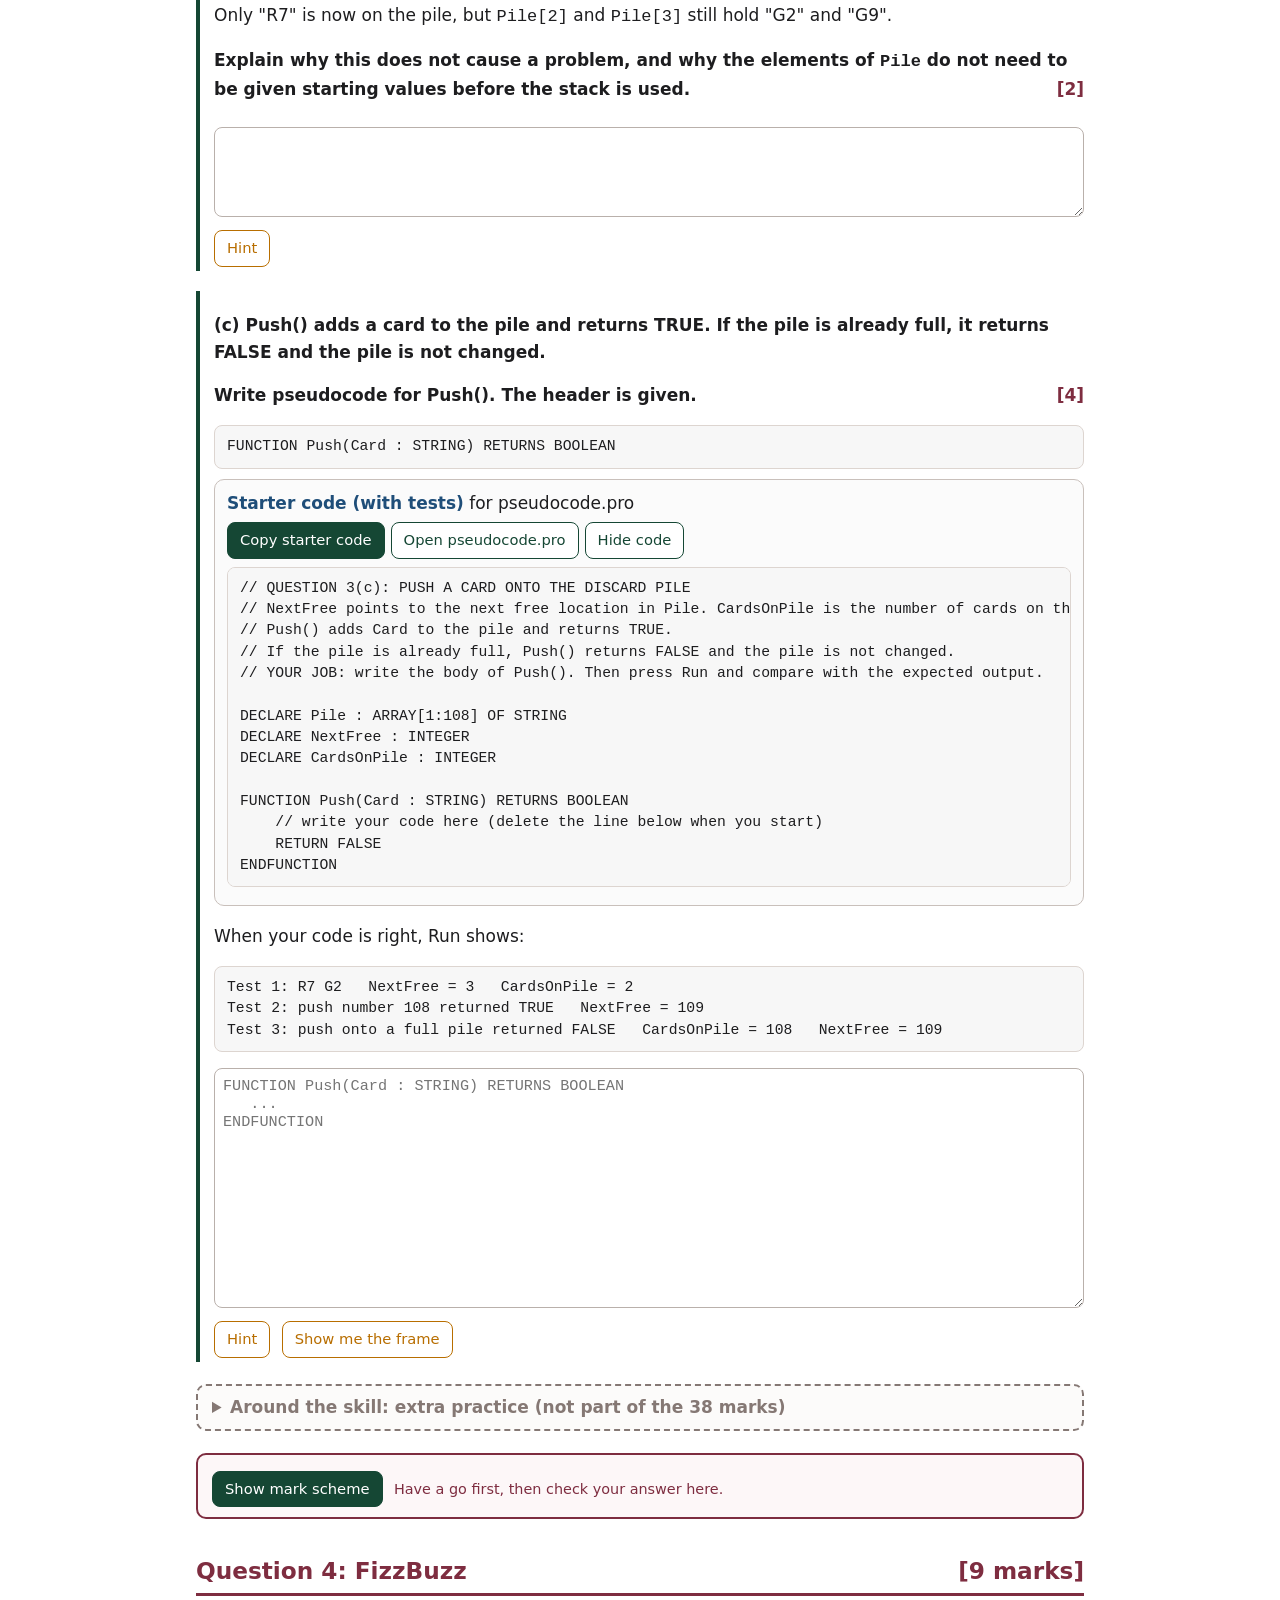
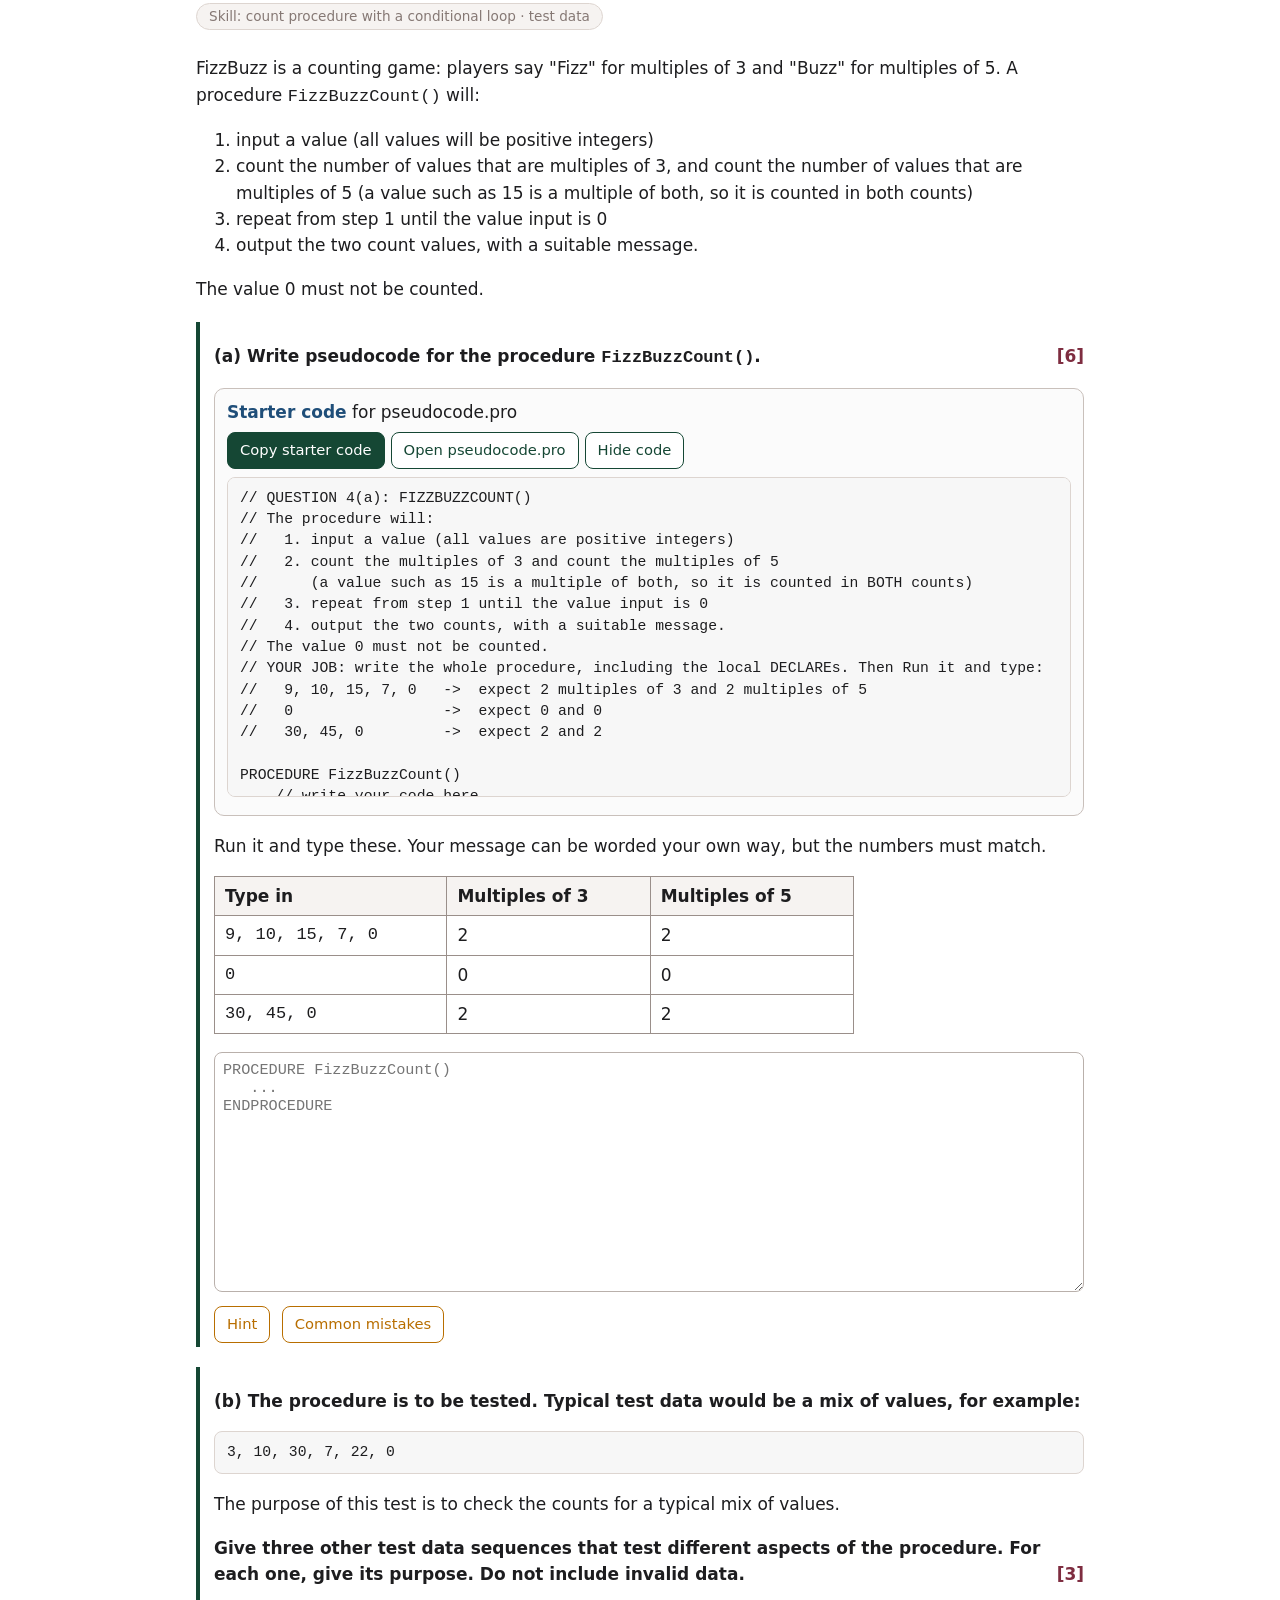
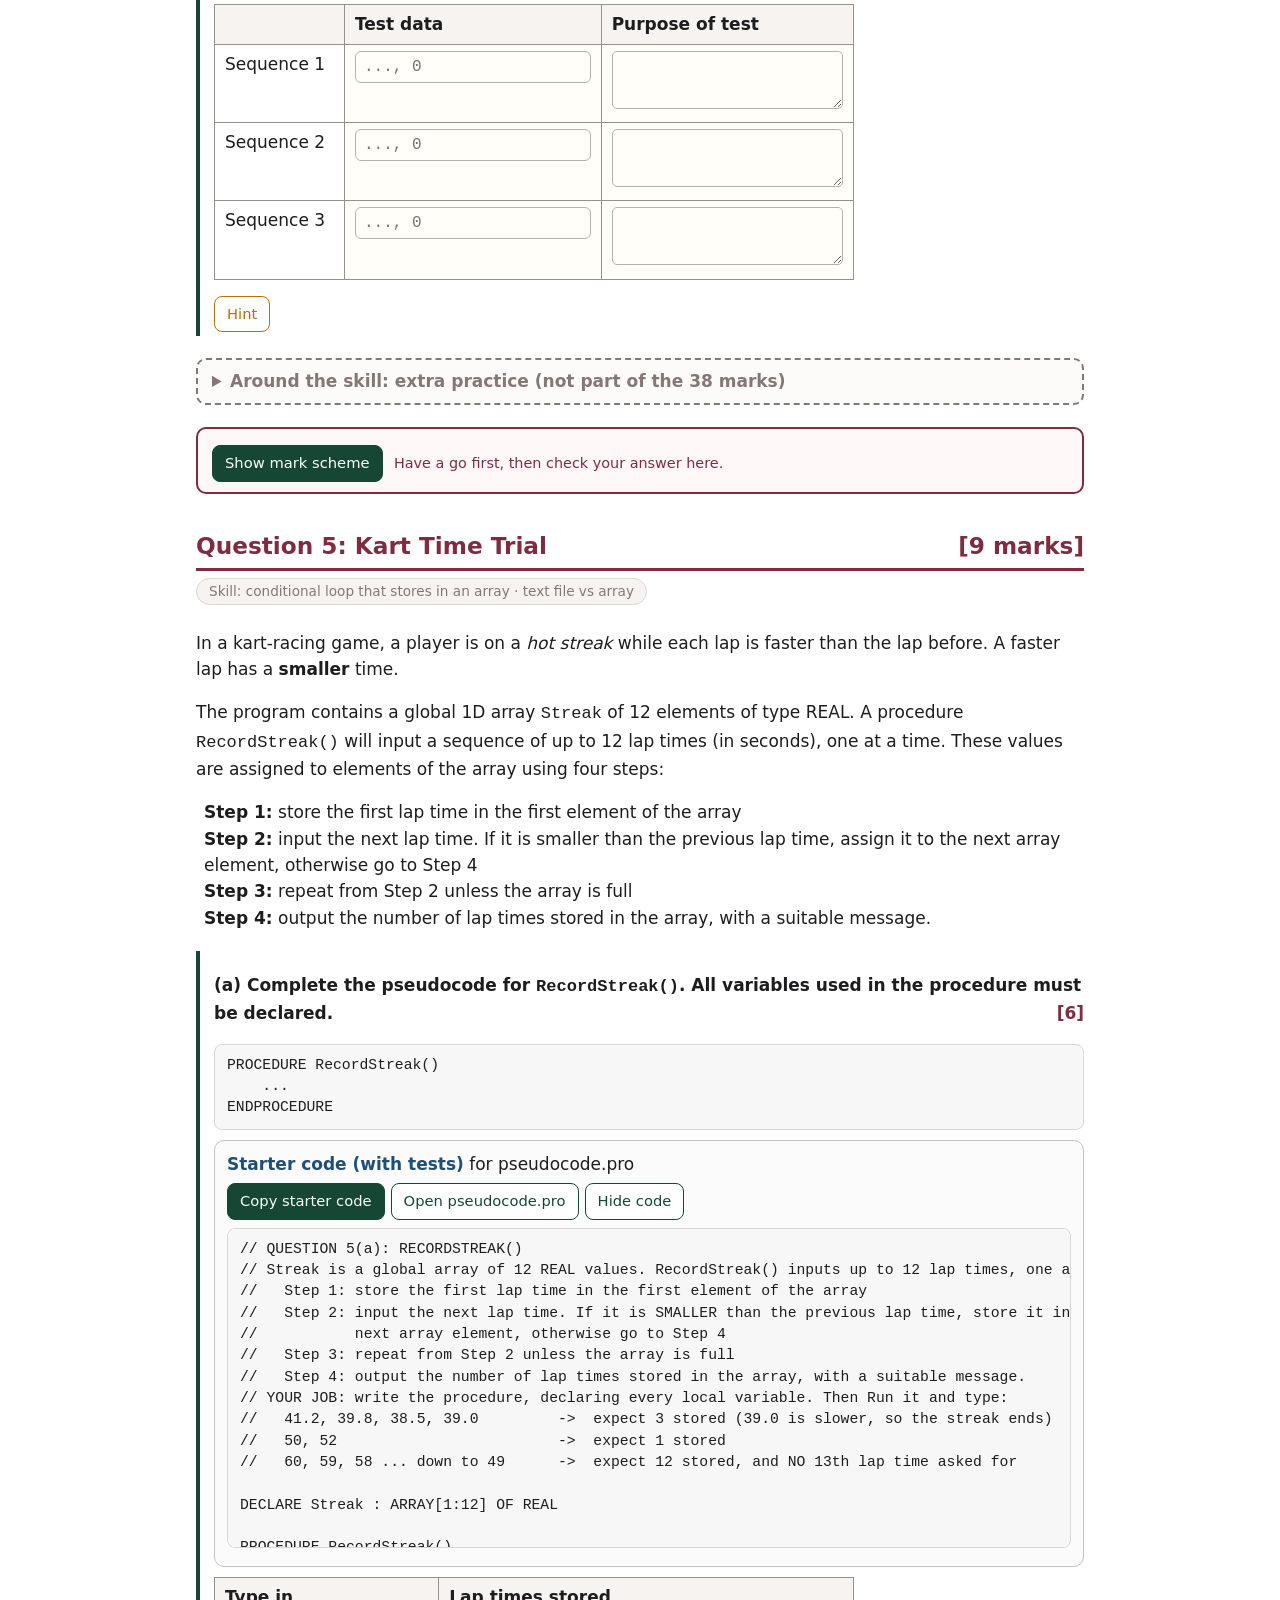
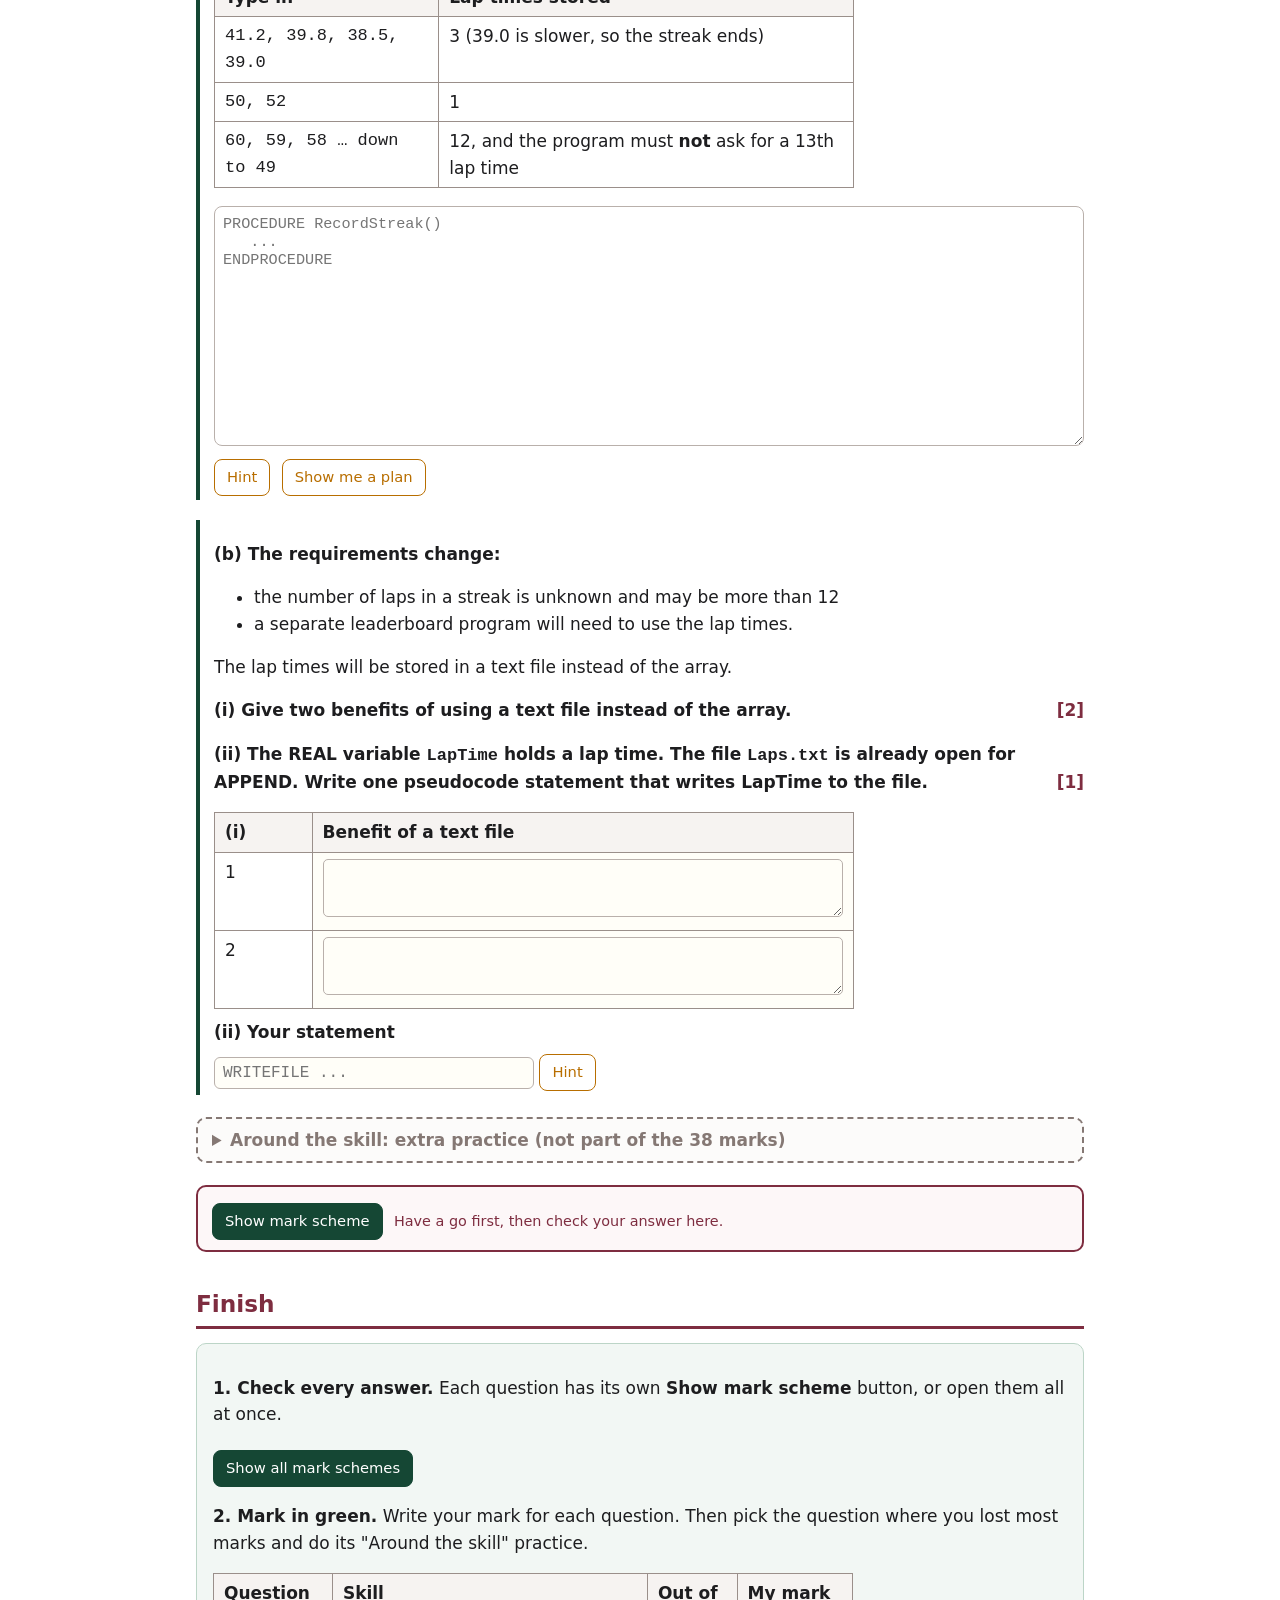
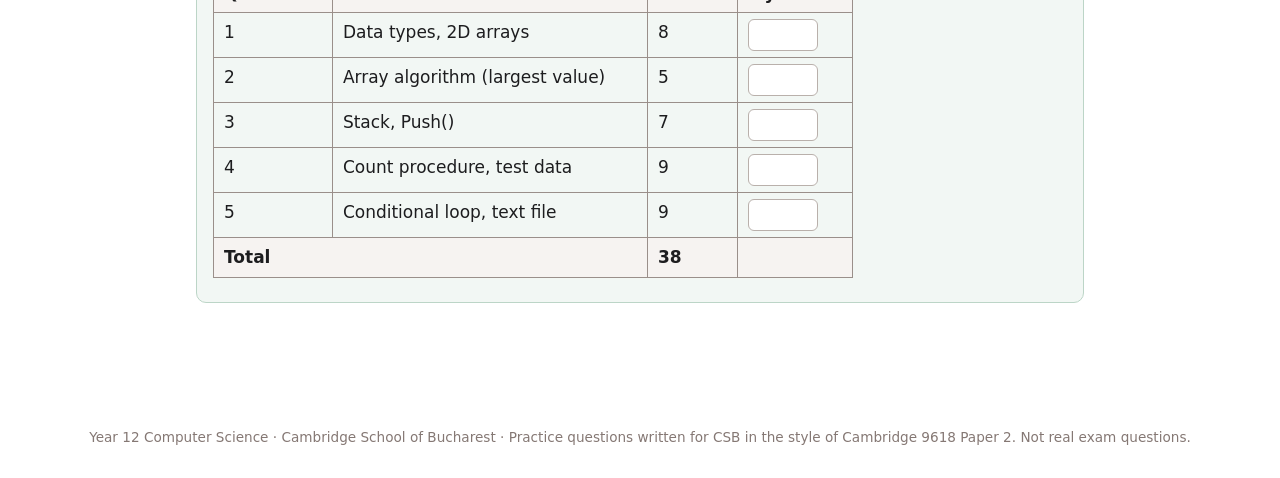
<file: programming-mock.html>
<!DOCTYPE html>
<html lang="en-GB">
<head>
<meta charset="utf-8">
<meta name="viewport" content="width=device-width, initial-scale=1">
<title>Year 12 Programming Mock | Section B Practice</title>
<style>
:root{--bord:#7E2D40;--green:#154734;--grey:#857874;--ink:#1d1d1f;--soft:#f6f3f1;--line:#ddd5d0;--amber:#b86e00;--blue:#1f4e79}
*{box-sizing:border-box}
section{scroll-margin-top:110px}
body{margin:0;font-family:"Segoe UI",system-ui,-apple-system,Roboto,Arial,sans-serif;color:var(--ink);background:#fff;line-height:1.55;font-size:17px}
header.top{background:var(--green);color:#fff;padding:22px 20px 18px}
header.top h1{margin:0 0 4px;font-size:1.6rem}
header.top p{margin:0;opacity:.92}
.bar{position:sticky;top:0;z-index:20;background:#fff;border-bottom:2px solid var(--line);padding:8px 14px;display:flex;flex-wrap:wrap;gap:8px;align-items:center}
.bar a{color:var(--green);font-weight:600;text-decoration:none;padding:4px 8px;border-radius:6px;background:var(--soft);font-size:.9rem}
.bar .spacer{flex:1}
#timer{font-variant-numeric:tabular-nums;font-weight:700;font-size:1.05rem;min-width:62px;text-align:right}
main{max-width:920px;margin:0 auto;padding:10px 16px 80px}
h2{color:var(--bord);margin:34px 0 6px;font-size:1.45rem;border-bottom:3px solid var(--bord);padding-bottom:4px}
h3{margin:22px 0 6px;font-size:1.1rem}
.skill{display:inline-block;background:var(--soft);border:1px solid var(--line);border-radius:20px;padding:2px 12px;font-size:.85rem;color:var(--grey);margin-bottom:8px}
.box{border:1px solid var(--line);border-radius:10px;padding:14px 16px;margin:14px 0;background:#fff}
.box.info{background:#f2f7f4;border-color:#bcd5c7}
.box.warn{background:#fff7ea;border-color:#efcf98}
.part{border-left:4px solid var(--green);padding:4px 0 4px 14px;margin:20px 0}
.part .q{font-weight:600}
.marks{float:right;font-weight:700;color:var(--bord);margin-left:10px}
table{border-collapse:collapse;margin:10px 0;width:100%;max-width:640px}
th,td{border:1px solid #9a8f8a;padding:6px 10px;text-align:left;vertical-align:top}
th{background:var(--soft)}
code,pre,.mono{font-family:Consolas,"Courier New",monospace}
pre{background:#f7f7f7;border:1px solid var(--line);border-radius:8px;padding:10px 12px;overflow-x:auto;font-size:.92rem;line-height:1.45;margin:8px 0}
textarea{width:100%;min-height:90px;font-family:Consolas,"Courier New",monospace;font-size:.95rem;border:1px solid #b9b0ab;border-radius:8px;padding:8px;margin-top:8px;resize:vertical}
textarea.tall{min-height:240px}
input.cell,textarea.cell{width:100%;min-width:90px;border:1px solid #b9b0ab;border-radius:5px;padding:5px 7px;font-family:Consolas,"Courier New",monospace;font-size:.95rem;margin:0;background:#fffef8}
textarea.cell{min-height:58px;resize:vertical}
td.ansc{background:#fffef8}
.lbl2{font-weight:600;margin:10px 0 2px;display:block}
input[type=text]{font-size:1rem;padding:6px 8px;border:1px solid #b9b0ab;border-radius:6px;width:min(320px,100%)}
button{font:inherit;font-size:.92rem;border-radius:8px;border:1px solid var(--green);background:#fff;color:var(--green);padding:6px 12px;cursor:pointer;margin:6px 6px 0 0}
button.solid{background:var(--green);color:#fff}
button.hint{border-color:var(--amber);color:var(--amber)}
button.used{background:#fff2dc}
.reveal{display:none;margin-top:8px;border-radius:8px;padding:10px 14px}
.reveal.on{display:block}
.reveal.hintbox{background:#fff7ea;border:1px solid #efcf98}
.reveal.ans{background:#eef6f1;border:1px solid #bcd5c7}
details.drill{border:2px dashed var(--grey);border-radius:10px;padding:8px 14px;margin:22px 0;background:#fcfbfa}
details.drill summary{cursor:pointer;font-weight:700;color:var(--grey)}
details.drill .task{margin:14px 0;padding-top:10px;border-top:1px solid var(--line)}
.ms{border:2px solid var(--bord);border-radius:10px;padding:10px 14px;margin:18px 0;background:#fdf7f8}
.ms .locked{color:var(--bord);font-size:.9rem}
.ms .content{display:none}
.ms.open .content{display:block}

.starter{border:1px solid #c9c0bb;border-radius:10px;padding:10px 12px;margin:10px 0;background:#fbfbfb}
.starter .lbl{font-weight:700;color:var(--blue)}
.starter pre{max-height:320px}
.tag{font-size:.8rem;font-weight:700;color:#fff;background:var(--amber);border-radius:4px;padding:1px 7px;margin-left:6px;vertical-align:2px}
.ok{color:var(--green);font-weight:600}
footer{color:var(--grey);font-size:.85rem;text-align:center;padding:30px 10px}
@media (max-width:600px){body{font-size:16px}.marks{float:none;display:block}h2{font-size:1.25rem}}
@media print{.bar,button,details.drill,.starter{display:none}}
</style>
</head>
<body>
<header class="top">
  <h1>Year 12 Programming Mock</h1>
  <p>Section B practice · 5 questions · 38 marks · 60 minutes · Cambridge School of Bucharest</p>
</header>
<div class="bar">
  <a href="#start">Start</a><a href="#q1">Q1</a><a href="#q2">Q2</a><a href="#q3">Q3</a><a href="#q4">Q4</a><a href="#q5">Q5</a><a href="#finish">Finish</a>
  <span class="spacer"></span>
  <button id="timerBtn" class="solid" onclick="toggleTimer()">Start 60-minute timer</button>
  <span id="timer">60:00</span>
</div>
<main>

<section id="start">
<h2>Before You Start</h2>
<div class="box info">
<p><b>What this is.</b> A mock of Section B (programming) of your end-of-term assessment. It tests the same five skills, for the same marks, in different situations. Nothing here is a copy of the real paper.</p>
<ol>
<li>Start the 60-minute timer at the top. Aim for about 12 minutes per question.</li>
<li>Type each answer into the box under the question. Your answers stay on this device as you type, so you can come back to them. Nothing is sent to anyone.</li>
<li>For code questions, write and test your code in <a href="https://pseudocode.pro/editor" target="_blank" rel="noopener">pseudocode.pro</a> first using the <b>starter code</b>, then paste your final version into the answer box.</li>
<li>Stuck for more than two minutes? Open the <b>Hint</b>. Hints tell you what the examiner gives marks for. A hint you have opened stays highlighted, so you can see what to revise. That is fine: this is practice.</li>
<li>When you have answered a question, press <b>Show mark scheme</b> under it and mark your work in green.</li>
</ol>
</div>
<div class="box">
<h3 style="margin-top:0">Using pseudocode.pro</h3>
<ul>
<li>Open <a href="https://pseudocode.pro/editor" target="_blank" rel="noopener">pseudocode.pro/editor</a> in a new tab. Check the dropdown at the bottom of the page says <b>9618</b> (A Level).</li>
<li>Press <b>Copy starter code</b> on this page, paste it into the editor (replace what is there), then press the green Run button.</li>
<li>Type the arrow <span class="mono">←</span> as <span class="mono">&lt;--</span>. When the program uses INPUT, a box pops up: type the value and press Enter.</li>
</ul>
</div>
<div class="box warn">
<b>pseudocode.pro is kinder than the examiner.</b> It lets <span class="mono">"Count: " &amp; Count</span> run when Count is an INTEGER, and it lets you write a number to a text file without converting it. Cambridge does not give the mark for either. If code runs here, check it against the hint before you trust it.
</div>
<details class="box"><summary><b>Insert: the functions and operators you may use</b> (the real exam gives you this as a separate sheet)</summary>
<table>
<tr><th>Function or operator</th><th>Returns</th><th>Example</th></tr>
<tr><td class="mono">LEFT(ThisString, x)</td><td>STRING</td><td class="mono">LEFT("ABCDEFGH", 3) → "ABC"</td></tr>
<tr><td class="mono">RIGHT(ThisString, x)</td><td>STRING</td><td class="mono">RIGHT("ABCDEFGH", 3) → "FGH"</td></tr>
<tr><td class="mono">MID(ThisString, x, y)</td><td>STRING</td><td class="mono">MID("ABCDEFGH", 2, 3) → "BCD"</td></tr>
<tr><td class="mono">LENGTH(ThisString)</td><td>INTEGER</td><td class="mono">LENGTH("Happy Days") → 10</td></tr>
<tr><td class="mono">TO_UPPER(x) / TO_LOWER(x)</td><td>same type as x</td><td class="mono">TO_UPPER("Error 803") → "ERROR 803"</td></tr>
<tr><td class="mono">NUM_TO_STR(x)</td><td>STRING</td><td class="mono">NUM_TO_STR(87.5) → "87.5"</td></tr>
<tr><td class="mono">STR_TO_NUM(x)</td><td>INTEGER or REAL</td><td class="mono">STR_TO_NUM("23.45") → 23.45</td></tr>
<tr><td class="mono">IS_NUM(ThisString)</td><td>BOOLEAN</td><td class="mono">IS_NUM("-12.36") → TRUE</td></tr>
<tr><td class="mono">ASC(ThisChar)</td><td>INTEGER</td><td class="mono">ASC('A') → 65</td></tr>
<tr><td class="mono">CHR(x)</td><td>CHAR</td><td class="mono">CHR(65) → 'A'</td></tr>
<tr><td class="mono">INT(x)</td><td>INTEGER</td><td class="mono">INT(27.5415) → 27</td></tr>
<tr><td class="mono">EOF(FileName)</td><td>BOOLEAN</td><td>TRUE when there are no more lines to read</td></tr>
<tr><td class="mono">&amp;</td><td>STRING</td><td class="mono">"Summer" &amp; " " &amp; "Pudding" → "Summer Pudding"</td></tr>
<tr><td class="mono">AND, OR, NOT</td><td>BOOLEAN</td><td class="mono">NOT TRUE → FALSE</td></tr>
<tr><td class="mono">MOD</td><td>INTEGER</td><td class="mono">10 MOD 3 → 1 (the remainder)</td></tr>
<tr><td class="mono">DIV</td><td>INTEGER</td><td class="mono">10 DIV 3 → 3 (the whole-number quotient)</td></tr>
</table>
</details>
</section>

<!-- ===================== Q1 ===================== -->
<section id="q1">
<h2>Question 1: Dungeon Dash <span class="marks">[8 marks]</span></h2>
<span class="skill">Skill: data types of expressions · 2D arrays</span>
<p>A team is writing a dungeon-crawler game called <i>Dungeon Dash</i>. These variables are used in the game:</p>
<table>
<tr><th>Variable</th><th>Data type</th><th>Example value</th></tr>
<tr><td class="mono">HeroName</td><td>STRING</td><td class="mono">"Valkyrie"</td></tr>
<tr><td class="mono">Gold</td><td>INTEGER</td><td class="mono">87</td></tr>
<tr><td class="mono">Shield</td><td>BOOLEAN</td><td class="mono">FALSE</td></tr>
</table>

<div class="part" data-id="1a">
<p class="q">(a) The table shows four valid pseudocode expressions. Complete the table by giving the data type of each evaluated expression. <span class="marks">[4]</span></p>
<table>
<tr><th>Expression</th><th>Data type</th></tr>
<tr><td class="mono">RIGHT(HeroName, 4) &amp; "!"</td><td class="ansc"><input type="text" class="cell" data-ans="1a1" placeholder="" autocomplete="off" autocapitalize="off" spellcheck="false"></td></tr>
<tr><td class="mono">LENGTH(HeroName) MOD 3</td><td class="ansc"><input type="text" class="cell" data-ans="1a2" placeholder="" autocomplete="off" autocapitalize="off" spellcheck="false"></td></tr>
<tr><td class="mono">Gold &gt; 50 OR Shield</td><td class="ansc"><input type="text" class="cell" data-ans="1a3" placeholder="" autocomplete="off" autocapitalize="off" spellcheck="false"></td></tr>
<tr><td class="mono">Gold / 4</td><td class="ansc"><input type="text" class="cell" data-ans="1a4" placeholder="" autocomplete="off" autocapitalize="off" spellcheck="false"></td></tr>
</table>
<button class="hint" data-hint="1a">Hint</button>
<div class="reveal hintbox" id="hint-1a">Ask what the expression <b>gives back</b>, not what goes into it. Text functions that cut or join text give back text. Any comparison (&gt;, =, &lt;&gt;) or AND / OR / NOT gives TRUE or FALSE. MOD and DIV always give a whole number. The <span class="mono">/</span> operator is the odd one out: in Cambridge pseudocode it always gives a REAL, even when both numbers are whole. Write the Cambridge data type names in capitals.</div>
</div>

<p>The dungeon map is stored in a global 2D array <span class="mono">Map</span>. Each element holds the name of the tile at that position. This statement places a trap:</p>
<pre>Map[Row, Col] ← "Trap"</pre>
<table>
<tr><th>Variable</th><th>Lower bound</th><th>Upper bound</th></tr>
<tr><td class="mono">Row</td><td>0</td><td>19</td></tr>
<tr><td class="mono">Col</td><td>1</td><td>30</td></tr>
</table>

<div class="part" data-id="1b">
<p class="q">(b) (i) State the number of dimensions of <span class="mono">Map</span>. <span class="marks">[1]</span></p>
<input type="text" class="cell" data-ans="1b1" placeholder="" autocomplete="off" autocapitalize="off" spellcheck="false">
<p class="q">(ii) State the total number of elements in <span class="mono">Map</span>. <span class="marks">[1]</span></p>
<input type="text" class="cell" data-ans="1b2" placeholder="" autocomplete="off" autocapitalize="off" spellcheck="false">
<p class="q">(iii) Give the pseudocode declaration for the array <span class="mono">Map</span>. <span class="marks">[2]</span></p>
<input type="text" class="cell" data-ans="1b3" placeholder="DECLARE ..." autocomplete="off" autocapitalize="off" spellcheck="false">
<button class="hint" data-hint="1b">Hint</button>
<div class="reveal hintbox" id="hint-1b">(i) Count the indexes inside the square brackets.<br>(ii) For each dimension: <b>upper bound − lower bound + 1</b>. Then multiply the two answers. Check the bounds carefully: they do not both start at the same number.<br>(iii) One mark is for both pairs of bounds written exactly as in the table, the other is for everything else: <span class="mono">DECLARE</span>, the identifier, a colon, <span class="mono">ARRAY[ , ]</span>, <span class="mono">OF</span> and the data type. What type is <span class="mono">"Trap"</span>?</div>
</div>

<details class="drill"><summary>Around the skill: extra practice (not part of the 38 marks)</summary>
<div class="task"><b>A. Predict, then run.</b> For each expression, write down its value <i>and</i> its data type. Then copy the code into pseudocode.pro and run it to check your values.
<table><tr><th>#</th><th>Expression</th><th>Value</th><th>Data type</th></tr><tr><td>1</td><td class="mono">RIGHT(HeroName, 4) &amp; "!"</td><td class="ansc"><input type="text" class="cell" data-ans="d1v1" placeholder="" autocomplete="off" autocapitalize="off" spellcheck="false"></td><td class="ansc"><input type="text" class="cell" data-ans="d1t1" placeholder="" autocomplete="off" autocapitalize="characters"></td></tr><tr><td>2</td><td class="mono">LENGTH(HeroName) MOD 3</td><td class="ansc"><input type="text" class="cell" data-ans="d1v2" placeholder="" autocomplete="off" autocapitalize="characters"></td><td class="ansc"><input type="text" class="cell" data-ans="d1t2" placeholder="" autocomplete="off" autocapitalize="characters"></td></tr><tr><td>3</td><td class="mono">Gold &gt; 50 OR Shield</td><td class="ansc"><input type="text" class="cell" data-ans="d1v3" placeholder="" autocomplete="off" autocapitalize="characters"></td><td class="ansc"><input type="text" class="cell" data-ans="d1t3" placeholder="" autocomplete="off" autocapitalize="characters"></td></tr><tr><td>4</td><td class="mono">Gold / 4</td><td class="ansc"><input type="text" class="cell" data-ans="d1v4" placeholder="" autocomplete="off" autocapitalize="characters"></td><td class="ansc"><input type="text" class="cell" data-ans="d1t4" placeholder="" autocomplete="off" autocapitalize="characters"></td></tr><tr><td>5</td><td class="mono">Gold DIV 4</td><td class="ansc"><input type="text" class="cell" data-ans="d1v5" placeholder="" autocomplete="off" autocapitalize="characters"></td><td class="ansc"><input type="text" class="cell" data-ans="d1t5" placeholder="" autocomplete="off" autocapitalize="characters"></td></tr><tr><td>6</td><td class="mono">NUM_TO_STR(Gold) &amp; "g"</td><td class="ansc"><input type="text" class="cell" data-ans="d1v6" placeholder="" autocomplete="off" autocapitalize="characters"></td><td class="ansc"><input type="text" class="cell" data-ans="d1t6" placeholder="" autocomplete="off" autocapitalize="characters"></td></tr><tr><td>7</td><td class="mono">IS_NUM(HeroName)</td><td class="ansc"><input type="text" class="cell" data-ans="d1v7" placeholder="" autocomplete="off" autocapitalize="characters"></td><td class="ansc"><input type="text" class="cell" data-ans="d1t7" placeholder="" autocomplete="off" autocapitalize="characters"></td></tr></table>
<div class="starter"><span class="lbl">Predict-then-run code</span> for pseudocode.pro<br><button class="copy solid">Copy starter code</button><a href="https://pseudocode.pro/editor" target="_blank" rel="noopener"><button>Open pseudocode.pro</button></a><button class="toggle">Hide code</button><pre>// DUNGEON DASH: predict, then run to check (practice for Question 1)
// Write down the VALUE and the DATA TYPE of each expression first. Then press Run.
DECLARE HeroName : STRING
DECLARE Gold : INTEGER
DECLARE Shield : BOOLEAN
HeroName &lt;-- &quot;Valkyrie&quot;
Gold &lt;-- 87
Shield &lt;-- FALSE

OUTPUT &quot;1  RIGHT(HeroName, 4) &amp; &#x27;!&#x27;      =  &quot;, RIGHT(HeroName, 4) &amp; &quot;!&quot;
OUTPUT &quot;2  LENGTH(HeroName) MOD 3      =  &quot;, LENGTH(HeroName) MOD 3
OUTPUT &quot;3  Gold &gt; 50 OR Shield         =  &quot;, Gold &gt; 50 OR Shield
OUTPUT &quot;4  Gold / 4                    =  &quot;, Gold / 4
OUTPUT &quot;5  Gold DIV 4                  =  &quot;, Gold DIV 4
OUTPUT &quot;6  NUM_TO_STR(Gold) &amp; &#x27;g&#x27;     =  &quot;, NUM_TO_STR(Gold) &amp; &quot;g&quot;
OUTPUT &quot;7  IS_NUM(HeroName)            =  &quot;, IS_NUM(HeroName)
</pre></div>
<button data-show="d1a">Show answers</button>
<div class="reveal ans" id="d1a"><table><tr><th>#</th><th>Value</th><th>Type</th></tr><tr><td>1</td><td class="mono">"yrie!"</td><td>STRING</td></tr><tr><td>2</td><td>2 (8 MOD 3)</td><td>INTEGER</td></tr><tr><td>3</td><td>TRUE</td><td>BOOLEAN</td></tr><tr><td>4</td><td>21.75</td><td>REAL</td></tr><tr><td>5</td><td>21</td><td>INTEGER</td></tr><tr><td>6</td><td class="mono">"87g"</td><td>STRING</td></tr><tr><td>7</td><td>FALSE</td><td>BOOLEAN</td></tr></table></div>
</div>
<div class="task"><b>B. Spot the error.</b> Each statement may contain an error. State the error, or write NO ERROR.
<table><tr><th>Statement</th><th>Error</th></tr><tr><td class="mono">1 &nbsp;Shield ← "FALSE"</td><td class="ansc"><textarea class="cell" data-ans="d1e1" placeholder=""></textarea></td></tr><tr><td class="mono">2 &nbsp;Total ← STR_TO_NUM("12") + 3</td><td class="ansc"><textarea class="cell" data-ans="d1e2" placeholder=""></textarea></td></tr><tr><td class="mono">3 &nbsp;Code ← LEFT(HeroName)</td><td class="ansc"><textarea class="cell" data-ans="d1e3" placeholder=""></textarea></td></tr><tr><td class="mono">4 &nbsp;Message ← "Gold: " &amp; Gold</td><td class="ansc"><textarea class="cell" data-ans="d1e4" placeholder=""></textarea></td></tr></table>
<button data-show="d1b">Show answers</button>
<div class="reveal ans" id="d1b">1 &nbsp;<span class="mono">"FALSE"</span> is a STRING but Shield is BOOLEAN: no quotation marks.<br>2 &nbsp;NO ERROR (12 + 3 = 15).<br>3 &nbsp;LEFT needs two parameters: the string and how many characters.<br>4 &nbsp;<span class="mono">&amp;</span> joins strings, but Gold is an INTEGER: use <span class="mono">NUM_TO_STR(Gold)</span>.</div>
</div>
<div class="task"><b>C. Count the elements.</b> How many elements in each array?<table><tr><th>Array</th><th>Number of elements</th></tr><tr><td class="mono">(1) ARRAY[1:12, 0:7]</td><td class="ansc"><input type="text" class="cell" data-ans="d1c1" placeholder="" autocomplete="off" autocapitalize="off" spellcheck="false"></td></tr><tr><td class="mono">(2) ARRAY[0:9]</td><td class="ansc"><input type="text" class="cell" data-ans="d1c2" placeholder="" autocomplete="off" autocapitalize="characters"></td></tr><tr><td class="mono">(3) ARRAY[5:14, 5:14]</td><td class="ansc"><input type="text" class="cell" data-ans="d1c3" placeholder="" autocomplete="off" autocapitalize="characters"></td></tr></table>
<button data-show="d1c">Show answers</button>
<div class="reveal ans" id="d1c">(1) 12 × 8 = 96 &nbsp; (2) 10 &nbsp; (3) 10 × 10 = 100. Always upper − lower + 1.</div>
</div>
</details>

<div class="ms" data-ms="1"><button class="solid msbtn">Show mark scheme</button> <span class="locked">Have a go first, then check your answer here.</span><div class="content"></div></div>
</section>

<!-- ===================== Q2 ===================== -->
<section id="q2">
<h2>Question 2: ClipStar <span class="marks">[5 marks]</span></h2>
<span class="skill">Skill: an array algorithm (find the largest value)</span>
<p>The video app <i>ClipStar</i> stores the number of views of each video in a global 1D array <span class="mono">Views</span> of type INTEGER. The array contains 300 elements. Each element has a different value.</p>
<pre>DECLARE Views : ARRAY[1:300] OF INTEGER</pre>
<p>An algorithm is needed to search the array for the largest number of views and output it.</p>

<div class="part" data-id="2">
<p class="q">Write pseudocode for the algorithm. Declare any variables you use. <span class="marks">[5]</span></p>
<p>The values are already in the array: do not input them.</p>
<div class="starter"><span class="lbl">Starter code (with test data)</span> for pseudocode.pro<br><button class="copy solid">Copy starter code</button><a href="https://pseudocode.pro/editor" target="_blank" rel="noopener"><button>Open pseudocode.pro</button></a><button class="toggle">Hide code</button><pre>// QUESTION 2: CLIPSTAR - FIND THE MOST VIEWS
// Views holds the number of views for each of 300 videos. Every value is different.
// YOUR JOB: write pseudocode that finds the LARGEST value in Views and outputs it
// with a suitable message. Declare every variable you use.
// When it is right, Run shows the largest value: 300122

DECLARE Views : ARRAY[1:300] OF INTEGER
DECLARE Index : INTEGER

// ---------- test data: do not change ----------
FOR Index &lt;-- 1 TO 300
    Views[Index] &lt;-- ((Index * 37) MOD 301) * 1000 + Index
NEXT Index
// ----------------------------------------------

// write your code here
</pre></div>
<p>When your code is right, Run outputs the largest value, <b>300122</b>, with your message.</p>
<textarea class="tall" data-ans="2" placeholder="DECLARE ...&#10;..."></textarea>
<button class="hint" data-hint="2">Hint</button>
<button class="hint" data-hint="2b">Common mistakes</button>
<div class="reveal hintbox" id="hint-2">There is one mark for each of these, up to 5:
<ul><li>declaring a variable to hold the largest value, as an INTEGER;</li><li>giving it a starting value from the array (where should it come from?);</li><li>a loop that goes through the whole array, with clear start and end values;</li><li>using the loop counter as the array index;</li><li>comparing the current element with the largest so far;</li><li>if it is bigger, assigning it to the largest so far;</li><li>outputting the largest value after the loop.</li></ul></div>
<div class="reveal hintbox" id="hint-2b">These lost marks in the real exam:<ul><li>starting the largest value at 0 (or not setting it at all);</li><li>inputting the 300 values, when they are already in the array;</li><li>comparing an element with the next element instead of with the largest so far;</li><li>swapping elements (that is sorting, not searching);</li><li>putting the OUTPUT inside the loop, so it prints 300 times.</li></ul></div>
</div>

<details class="drill"><summary>Around the skill: extra practice (not part of the 38 marks)</summary>
<div class="task"><b>A. Spot the faults.</b> Sam's code runs, but it outputs 264300 instead of 300122. Run it, then find three faults.
<div class="starter"><span class="lbl">Sam&#x27;s code</span> for pseudocode.pro<br><button class="copy solid">Copy starter code</button><a href="https://pseudocode.pro/editor" target="_blank" rel="noopener"><button>Open pseudocode.pro</button></a><button class="toggle">Hide code</button><pre>// EXTRA PRACTICE: SAM&#x27;S CODE (it runs, but it is wrong)
// Run it, look at the output, then find the faults.

DECLARE Views : ARRAY[1:300] OF INTEGER
DECLARE Index : INTEGER
FOR Index &lt;-- 1 TO 300
    Views[Index] &lt;-- ((Index * 37) MOD 301) * 1000 + Index
NEXT Index

DECLARE Max : INTEGER
Max &lt;-- 0
FOR Index &lt;-- 1 TO 299
    IF Views[Index + 1] &gt; Views[Index] THEN
        Max &lt;-- Views[Index + 1]
    ENDIF
NEXT Index
OUTPUT &quot;Most views: &quot;, Max
</pre></div>
<table><tr><th>Fault</th><th>What is wrong, and the fix</th></tr><tr><td>1</td><td class="ansc"><textarea class="cell" data-ans="d2f1" placeholder=""></textarea></td></tr><tr><td>2</td><td class="ansc"><textarea class="cell" data-ans="d2f2" placeholder=""></textarea></td></tr><tr><td>3</td><td class="ansc"><textarea class="cell" data-ans="d2f3" placeholder=""></textarea></td></tr></table>
<button data-show="d2a">Show answers</button>
<div class="reveal ans" id="d2a">1. <span class="mono">Max ← 0</span>: Max should start as the first element, <span class="mono">Max ← Views[1]</span>.<br>2. It compares each element with the <b>next element</b>, not with Max. So Max ends up as the last value that was bigger than its neighbour, not the largest. The test should be <span class="mono">IF Views[Index] &gt; Max</span>, assigning <span class="mono">Max ← Views[Index]</span>.<br>3. Because of the neighbour comparison, the loop stops at 299 and reads <span class="mono">Views[Index + 1]</span>. With the correct comparison, loop from 1 (or 2) to 300.</div>
</div>
<div class="task"><b>B. Find the position too.</b> Change your code so it also outputs the position (index) of the most-viewed video.
<div class="starter"><span class="lbl">Starter code</span> for pseudocode.pro<br><button class="copy solid">Copy starter code</button><a href="https://pseudocode.pro/editor" target="_blank" rel="noopener"><button>Open pseudocode.pro</button></a><button class="toggle">Hide code</button><pre>// EXTRA PRACTICE: THE MOST VIEWS AND WHICH VIDEO
// Change your Question 2 code so it also outputs the POSITION (index) of the most-viewed video.
// When it is right, Run shows 300122 at position 122.

DECLARE Views : ARRAY[1:300] OF INTEGER
DECLARE Index : INTEGER

// ---------- test data: do not change ----------
FOR Index &lt;-- 1 TO 300
    Views[Index] &lt;-- ((Index * 37) MOD 301) * 1000 + Index
NEXT Index
// ----------------------------------------------

// write your code here
</pre></div>
<p>Expected output: <b>300122</b> at position <b>122</b>.</p>
<button data-show="d2b">Show a model answer</button>
<div class="reveal ans" id="d2b"><pre>DECLARE Max : INTEGER
DECLARE MaxIndex : INTEGER
Max ← Views[1]
MaxIndex ← 1
FOR Index ← 2 TO 300
    IF Views[Index] &gt; Max THEN
        Max ← Views[Index]
        MaxIndex ← Index
    ENDIF
NEXT Index
OUTPUT "Most views: ", Max, " at position ", MaxIndex</pre></div>
</div>
<div class="task"><b>C. The exam may ask for words, not code.</b> Some questions say "Describe the steps that the algorithm should perform". Write your code as numbered steps in English, with no pseudocode keywords.
<textarea data-ans="d2c" placeholder="1 ...&#10;2 ..."></textarea>
<button data-show="d2c">Show a model answer</button>
<div class="reveal ans" id="d2c">1. Declare an integer variable Max.<br>2. Assign the value of the first element of Views to Max.<br>3. Set up a loop that repeats 300 times, from the first to the last element.<br>4. Use the loop counter as the array index.<br>5. If the value of the current element is greater than Max ...<br>6. ... then assign that value to Max.<br>7. After the loop, output Max.<br>One mark per step, up to 5. Vague steps such as "loop through the array" score nothing: say how many times.</div>
</div>
</details>

<div class="ms" data-ms="2"><button class="solid msbtn">Show mark scheme</button> <span class="locked">Have a go first, then check your answer here.</span><div class="content"></div></div>
</section>

<!-- ===================== Q3 ===================== -->
<section id="q3">
<h2>Question 3: The Discard Pile <span class="marks">[7 marks]</span></h2>
<span class="skill">Skill: stack in a 1D array · Push()</span>
<p>In a card game, players put cards face up on a discard pile. Only the top card can be seen or taken. The pile is a stack that can hold up to 108 cards.</p>
<p>The stack is implemented using a 1D array and two integer variables:</p>
<pre>DECLARE Pile : ARRAY[1:108] OF STRING</pre>
<ul>
<li>Global variable <span class="mono">NextFree</span> points to the <b>next free location</b> in the array. Its value is an array index.</li>
<li>Global variable <span class="mono">CardsOnPile</span> is the number of cards currently on the pile.</li>
<li>The stack grows upwards from array element 1.</li>
</ul>

<div class="part" data-id="3a">
<p class="q">(a) Give the initial values that should be assigned to the two variables. <span class="marks">[1]</span></p>
<table style="max-width:420px"><tr><th>Variable</th><th>Initial value</th></tr><tr><td class="mono">NextFree</td><td class="ansc"><input type="text" class="cell" data-ans="3a1" placeholder="" autocomplete="off" autocapitalize="off" spellcheck="false"></td></tr><tr><td class="mono">CardsOnPile</td><td class="ansc"><input type="text" class="cell" data-ans="3a2" placeholder="" autocomplete="off" autocapitalize="characters"></td></tr></table>
<button class="hint" data-hint="3a">Hint</button>
<div class="reveal hintbox" id="hint-3a">Both values are needed for the mark. Read the definition again: NextFree points to the next <b>free</b> location, not the top card. When the pile is empty, which element will the first card go into?</div>
</div>

<div class="part" data-id="3b">
<p class="q">(b) The pile starts empty. These operations happen in order:</p>
<pre>Push "R7"     Push "G2"     Push "G9"     Pop     Pop</pre>
<p>Only "R7" is now on the pile, but <span class="mono">Pile[2]</span> and <span class="mono">Pile[3]</span> still hold "G2" and "G9".</p>
<p class="q">Explain why this does not cause a problem, and why the elements of <span class="mono">Pile</span> do not need to be given starting values before the stack is used. <span class="marks">[2]</span></p>
<textarea data-ans="3b"></textarea>
<button class="hint" data-hint="3b">Hint</button>
<div class="reveal hintbox" id="hint-3b">Two marks means two separate points. Point 1: can an element at NextFree or above ever be popped or read while it is in that position? Point 2: what happens to the old value in that element when the next card is pushed?</div>
</div>

<div class="part" data-id="3c">
<p class="q">(c) Push() adds a card to the pile and returns TRUE. If the pile is already full, it returns FALSE and the pile is not changed.</p>
<p class="q">Write pseudocode for Push(). The header is given. <span class="marks">[4]</span></p>
<pre>FUNCTION Push(Card : STRING) RETURNS BOOLEAN</pre>
<div class="starter"><span class="lbl">Starter code (with tests)</span> for pseudocode.pro<br><button class="copy solid">Copy starter code</button><a href="https://pseudocode.pro/editor" target="_blank" rel="noopener"><button>Open pseudocode.pro</button></a><button class="toggle">Hide code</button><pre>// QUESTION 3(c): PUSH A CARD ONTO THE DISCARD PILE
// NextFree points to the next free location in Pile. CardsOnPile is the number of cards on the pile.
// Push() adds Card to the pile and returns TRUE.
// If the pile is already full, Push() returns FALSE and the pile is not changed.
// YOUR JOB: write the body of Push(). Then press Run and compare with the expected output.

DECLARE Pile : ARRAY[1:108] OF STRING
DECLARE NextFree : INTEGER
DECLARE CardsOnPile : INTEGER

FUNCTION Push(Card : STRING) RETURNS BOOLEAN
    // write your code here (delete the line below when you start)
    RETURN FALSE
ENDFUNCTION

// ---------- tests: do not change ----------
DECLARE Result : BOOLEAN
DECLARE T : INTEGER
NextFree &lt;-- 1
CardsOnPile &lt;-- 0
Result &lt;-- Push(&quot;R7&quot;)
Result &lt;-- Push(&quot;G2&quot;)
IF CardsOnPile &gt;= 2 THEN
    OUTPUT &quot;Test 1: &quot;, Pile[1], &quot; &quot;, Pile[2], &quot;   NextFree = &quot;, NextFree, &quot;   CardsOnPile = &quot;, CardsOnPile
ELSE
    OUTPUT &quot;Test 1: no cards on the pile yet (CardsOnPile = &quot;, CardsOnPile, &quot;)&quot;
ENDIF
FOR T &lt;-- 3 TO 108
    Result &lt;-- Push(&quot;Y&quot; &amp; NUM_TO_STR(T))
NEXT T
OUTPUT &quot;Test 2: push number 108 returned &quot;, Result, &quot;   NextFree = &quot;, NextFree
Result &lt;-- Push(&quot;WILD&quot;)
OUTPUT &quot;Test 3: push onto a full pile returned &quot;, Result, &quot;   CardsOnPile = &quot;, CardsOnPile, &quot;   NextFree = &quot;, NextFree
</pre></div>
<p>When your code is right, Run shows:</p>
<pre>Test 1: R7 G2   NextFree = 3   CardsOnPile = 2
Test 2: push number 108 returned TRUE   NextFree = 109
Test 3: push onto a full pile returned FALSE   CardsOnPile = 108   NextFree = 109</pre>
<textarea class="tall" data-ans="3c" placeholder="FUNCTION Push(Card : STRING) RETURNS BOOLEAN&#10;   ...&#10;ENDFUNCTION"></textarea>
<button class="hint" data-hint="3c">Hint</button>
<button class="hint" data-hint="3c2">Show me the frame</button>
<div class="reveal hintbox" id="hint-3c">The four marks are for: (1) the test for a full pile, (2) returning FALSE straight away when it is full, (3) putting the card into the array at the right index, (4) moving NextFree on by one (and keeping CardsOnPile up to date, then returning TRUE). The order of (3) and (4) matters: NextFree points to the free location, so store first, then move the pointer.</div>
<div class="reveal hintbox" id="hint-3c2">This is the frame the exam gives you. Fill the four gaps:
<pre>FUNCTION Push(Card : STRING) RETURNS BOOLEAN
    IF ................................ THEN
        RETURN ............   // the pile is already full
    ENDIF
    ................................ ← Card
    NextFree ← ................................
    CardsOnPile ← CardsOnPile + 1
    RETURN TRUE
ENDFUNCTION</pre></div>
</div>

<details class="drill"><summary>Around the skill: extra practice (not part of the 38 marks)</summary>
<div class="task"><b>A. Trace it.</b> The pile starts empty. Show the contents of Pile[1] to Pile[4] and the values of NextFree and CardsOnPile after: <span class="mono">Push "R7", Push "G2", Push "G9", Pop, Push "B4"</span>.
<button data-show="d3a">Show answer</button>
<table><tr><th>Pile[1]</th><th>Pile[2]</th><th>Pile[3]</th><th>Pile[4]</th><th>NextFree</th><th>CardsOnPile</th></tr><tr><td class="ansc"><input type="text" class="cell" data-ans="d3t1" placeholder="" autocomplete="off" autocapitalize="off" spellcheck="false"></td><td class="ansc"><input type="text" class="cell" data-ans="d3t2" placeholder="" autocomplete="off" autocapitalize="characters"></td><td class="ansc"><input type="text" class="cell" data-ans="d3t3" placeholder="" autocomplete="off" autocapitalize="characters"></td><td class="ansc"><input type="text" class="cell" data-ans="d3t4" placeholder="" autocomplete="off" autocapitalize="characters"></td><td class="ansc"><input type="text" class="cell" data-ans="d3t5" placeholder="" autocomplete="off" autocapitalize="characters"></td><td class="ansc"><input type="text" class="cell" data-ans="d3t6" placeholder="" autocomplete="off" autocapitalize="characters"></td></tr></table>
<div class="reveal ans" id="d3a"><table><tr><th>Pile[1]</th><th>Pile[2]</th><th>Pile[3]</th><th>Pile[4]</th><th>NextFree</th><th>CardsOnPile</th></tr><tr><td>"R7"</td><td>"G2"</td><td>"B4"</td><td>(empty)</td><td>4</td><td>3</td></tr></table>"G9" was popped, then "B4" was pushed into the same element and overwrote it. That is exactly why the array never needs initialising.</div>
</div>
<div class="task"><b>B. Write Pop().</b> Pop() removes the top card and returns it, or returns "EMPTY" if there are no cards. Careful: the top card is <b>not</b> at Pile[NextFree].
<div class="starter"><span class="lbl">Pop() starter code</span> for pseudocode.pro<br><button class="copy solid">Copy starter code</button><a href="https://pseudocode.pro/editor" target="_blank" rel="noopener"><button>Open pseudocode.pro</button></a><button class="toggle">Hide code</button><pre>// EXTRA PRACTICE: POP A CARD OFF THE DISCARD PILE
// Same pile as Question 3: NextFree points to the next FREE location, CardsOnPile counts the cards.
// Pop() removes the top card and returns it. If the pile is empty it returns &quot;EMPTY&quot;.
// Careful: the top card is NOT at Pile[NextFree]. Where is it?
// Push() is already written for you.

DECLARE Pile : ARRAY[1:108] OF STRING
DECLARE NextFree : INTEGER
DECLARE CardsOnPile : INTEGER

FUNCTION Push(Card : STRING) RETURNS BOOLEAN
    IF CardsOnPile = 108 THEN
        RETURN FALSE
    ENDIF
    Pile[NextFree] &lt;-- Card
    NextFree &lt;-- NextFree + 1
    CardsOnPile &lt;-- CardsOnPile + 1
    RETURN TRUE
ENDFUNCTION

FUNCTION Pop() RETURNS STRING
    DECLARE Card : STRING
    // write your code here (delete the line below when you start)
    RETURN &quot;?&quot;
ENDFUNCTION

// ---------- tests: do not change ----------
DECLARE Result : BOOLEAN
NextFree &lt;-- 1
CardsOnPile &lt;-- 0
Result &lt;-- Push(&quot;R7&quot;)
Result &lt;-- Push(&quot;G2&quot;)
Result &lt;-- Push(&quot;G9&quot;)
OUTPUT &quot;Popped &quot;, Pop(), &quot;, then &quot;, Pop()
OUTPUT &quot;NextFree = &quot;, NextFree, &quot;   CardsOnPile = &quot;, CardsOnPile
OUTPUT &quot;Popped &quot;, Pop(), &quot;, then &quot;, Pop()
OUTPUT &quot;Pile[2] still holds &quot;, Pile[2], &quot; but it is not on the stack any more&quot;
</pre></div>
<p>Expected output:</p><pre>Popped G9, then G2
NextFree = 2   CardsOnPile = 1
Popped R7, then EMPTY
Pile[2] still holds G2 but it is not on the stack any more</pre>
<button data-show="d3b">Show a model answer</button>
<div class="reveal ans" id="d3b"><pre>FUNCTION Pop() RETURNS STRING
    DECLARE Card : STRING
    IF CardsOnPile = 0 THEN
        RETURN "EMPTY"
    ENDIF
    NextFree ← NextFree - 1
    Card ← Pile[NextFree]
    CardsOnPile ← CardsOnPile - 1
    RETURN Card
ENDFUNCTION</pre>Push stores then moves the pointer up. Pop is the mirror image: move the pointer down, then read.</div>
</div>
<div class="task"><b>C. The other way of doing it.</b> Some questions use a pointer <span class="mono">TopOfPile</span> that points to the <b>top card</b> instead. (1) What is its initial value? (2) How does Push() change? (3) What is the test for a full pile?
<table><tr><th></th><th>Your answer</th></tr><tr><td>(1)</td><td class="ansc"><textarea class="cell" data-ans="d3c1" placeholder=""></textarea></td></tr><tr><td>(2)</td><td class="ansc"><textarea class="cell" data-ans="d3c2" placeholder=""></textarea></td></tr><tr><td>(3)</td><td class="ansc"><textarea class="cell" data-ans="d3c3" placeholder=""></textarea></td></tr></table>
<button data-show="d3c">Show answer</button>
<div class="reveal ans" id="d3c">(1) 0, because there is no top card yet.<br>(2) Move the pointer up <b>first</b> (<span class="mono">TopOfPile ← TopOfPile + 1</span>), then store (<span class="mono">Pile[TopOfPile] ← Card</span>).<br>(3) <span class="mono">TopOfPile = 108</span>. Always read the question to see which kind of pointer it uses.</div>
</div>
</details>

<div class="ms" data-ms="3"><button class="solid msbtn">Show mark scheme</button> <span class="locked">Have a go first, then check your answer here.</span><div class="content"></div></div>
</section>

<!-- ===================== Q4 ===================== -->
<section id="q4">
<h2>Question 4: FizzBuzz <span class="marks">[9 marks]</span></h2>
<span class="skill">Skill: count procedure with a conditional loop · test data</span>
<p>FizzBuzz is a counting game: players say "Fizz" for multiples of 3 and "Buzz" for multiples of 5. A procedure <span class="mono">FizzBuzzCount()</span> will:</p>
<ol>
<li>input a value (all values will be positive integers)</li>
<li>count the number of values that are multiples of 3, and count the number of values that are multiples of 5 (a value such as 15 is a multiple of both, so it is counted in both counts)</li>
<li>repeat from step 1 until the value input is 0</li>
<li>output the two count values, with a suitable message.</li>
</ol>
<p>The value 0 must not be counted.</p>

<div class="part" data-id="4a">
<p class="q">(a) Write pseudocode for the procedure <span class="mono">FizzBuzzCount()</span>. <span class="marks">[6]</span></p>
<div class="starter"><span class="lbl">Starter code</span> for pseudocode.pro<br><button class="copy solid">Copy starter code</button><a href="https://pseudocode.pro/editor" target="_blank" rel="noopener"><button>Open pseudocode.pro</button></a><button class="toggle">Hide code</button><pre>// QUESTION 4(a): FIZZBUZZCOUNT()
// The procedure will:
//   1. input a value (all values are positive integers)
//   2. count the multiples of 3 and count the multiples of 5
//      (a value such as 15 is a multiple of both, so it is counted in BOTH counts)
//   3. repeat from step 1 until the value input is 0
//   4. output the two counts, with a suitable message.
// The value 0 must not be counted.
// YOUR JOB: write the whole procedure, including the local DECLAREs. Then Run it and type:
//   9, 10, 15, 7, 0   -&gt;  expect 2 multiples of 3 and 2 multiples of 5
//   0                 -&gt;  expect 0 and 0
//   30, 45, 0         -&gt;  expect 2 and 2

PROCEDURE FizzBuzzCount()
    // write your code here

ENDPROCEDURE

CALL FizzBuzzCount()
</pre></div>
<p>Run it and type these. Your message can be worded your own way, but the numbers must match.</p>
<table><tr><th>Type in</th><th>Multiples of 3</th><th>Multiples of 5</th></tr>
<tr><td class="mono">9, 10, 15, 7, 0</td><td>2</td><td>2</td></tr>
<tr><td class="mono">0</td><td>0</td><td>0</td></tr>
<tr><td class="mono">30, 45, 0</td><td>2</td><td>2</td></tr></table>
<textarea class="tall" data-ans="4a" placeholder="PROCEDURE FizzBuzzCount()&#10;   ...&#10;ENDPROCEDURE"></textarea>
<button class="hint" data-hint="4a">Hint</button>
<button class="hint" data-hint="4a2">Common mistakes</button>
<div class="reveal hintbox" id="hint-4a">Marks are given for: (1) the procedure heading and ENDPROCEDURE; (2) declaring the input variable and both counts as local INTEGERs; (3) a conditional loop that ends on 0; (4) an INPUT inside the loop; (5) checking for multiples of 3 and of 5 inside the loop; (6) adding 1 to the right count, with both counts set to 0 before the loop; (7) outputting both counts with a message after the loop. That is 7 points for 6 marks.<br><br>A multiple of 3 leaves no remainder: <span class="mono">ThisNum MOD 3 = 0</span>. Use two separate IFs, not IF...ELSE, because 15 must be counted twice.</div>
<div class="reveal hintbox" id="hint-4a2">These lost marks in the real exam:<ul><li>a WHILE loop that tests a variable before anything has been input into it (input once before the loop, then again as the <b>last</b> line inside it);</li><li>using % instead of MOD;</li><li>counting the 0 that ends the input;</li><li>missing ENDPROCEDURE;</li><li><span class="mono">OUTPUT "Threes: " &amp; ThreeCount</span>: you cannot join an INTEGER to a string with &amp;. Use a comma.</li></ul></div>
</div>

<div class="part" data-id="4b">
<p class="q">(b) The procedure is to be tested. Typical test data would be a mix of values, for example:</p>
<pre>3, 10, 30, 7, 22, 0</pre>
<p>The purpose of this test is to check the counts for a typical mix of values.</p>
<p class="q">Give <b>three</b> other test data sequences that test different aspects of the procedure. For each one, give its purpose. Do not include invalid data. <span class="marks">[3]</span></p>
<table><tr><th></th><th>Test data</th><th>Purpose of test</th></tr><tr><td>Sequence 1</td><td class="ansc"><input type="text" class="cell" data-ans="4b1d" placeholder="..., 0" autocomplete="off" autocapitalize="off" spellcheck="false"></td><td class="ansc"><textarea class="cell" data-ans="4b1p" placeholder=""></textarea></td></tr><tr><td>Sequence 2</td><td class="ansc"><input type="text" class="cell" data-ans="4b2d" placeholder="..., 0" autocomplete="off" autocapitalize="characters"></td><td class="ansc"><textarea class="cell" data-ans="4b2p" placeholder=""></textarea></td></tr><tr><td>Sequence 3</td><td class="ansc"><input type="text" class="cell" data-ans="4b3d" placeholder="..., 0" autocomplete="off" autocapitalize="characters"></td><td class="ansc"><textarea class="cell" data-ans="4b3p" placeholder=""></textarea></td></tr></table>
<button class="hint" data-hint="4b">Hint</button>
<div class="reveal hintbox" id="hint-4b">One mark per sequence, and it must come with its purpose. Every sequence must <b>end with 0</b>: most candidates lost marks by forgetting it. Make each sequence test something the typical mix does not: values that only add to one count, values that add to both, values that add to neither, and what happens when there is nothing to count. Do not just change the numbers in the example.</div>
</div>

<details class="drill"><summary>Around the skill: extra practice (not part of the 38 marks)</summary>
<div class="task"><b>A. One line, one lost mark.</b> Why does <span class="mono">OUTPUT "Threes: " &amp; ThreeCount</span> lose the mark when ThreeCount is an INTEGER? Give two ways to fix it.
<textarea class="cell" data-ans="d4a" placeholder=""></textarea>
<button data-show="d4a">Show answer</button>
<div class="reveal ans" id="d4a">&amp; only joins strings (or a CHAR with a STRING). Fix 1: use a comma, <span class="mono">OUTPUT "Threes: ", ThreeCount</span>. Fix 2: convert first, <span class="mono">OUTPUT "Threes: " &amp; NUM_TO_STR(ThreeCount)</span>. pseudocode.pro lets the wrong version run, so you will not spot this by testing.</div>
</div>
<div class="task"><b>B. Same job, REPEAT...UNTIL.</b> Rewrite FizzBuzzCount() using REPEAT...UNTIL instead of WHILE. How do you stop the final 0 being counted? (Hint: 0 MOD 3 = 0.)
<button data-show="d4b">Show a model answer</button>
<div class="reveal ans" id="d4b"><pre>PROCEDURE FizzBuzzCount()
    DECLARE ThisNum, ThreeCount, FiveCount : INTEGER
    ThreeCount ← 0
    FiveCount ← 0
    REPEAT
        INPUT ThisNum
        IF ThisNum &lt;&gt; 0 THEN
            IF ThisNum MOD 3 = 0 THEN
                ThreeCount ← ThreeCount + 1
            ENDIF
            IF ThisNum MOD 5 = 0 THEN
                FiveCount ← FiveCount + 1
            ENDIF
        ENDIF
    UNTIL ThisNum = 0
    OUTPUT "Multiples of 3: ", ThreeCount, "   Multiples of 5: ", FiveCount
ENDPROCEDURE</pre>Without the <span class="mono">IF ThisNum &lt;&gt; 0</span>, the 0 counts as a multiple of 3 <b>and</b> of 5, so both counts are 1 too high.</div>
</div>
</details>

<div class="ms" data-ms="4"><button class="solid msbtn">Show mark scheme</button> <span class="locked">Have a go first, then check your answer here.</span><div class="content"></div></div>
</section>

<!-- ===================== Q5 ===================== -->
<section id="q5">
<h2>Question 5: Kart Time Trial <span class="marks">[9 marks]</span></h2>
<span class="skill">Skill: conditional loop that stores in an array · text file vs array</span>
<p>In a kart-racing game, a player is on a <i>hot streak</i> while each lap is faster than the lap before. A faster lap has a <b>smaller</b> time.</p>
<p>The program contains a global 1D array <span class="mono">Streak</span> of 12 elements of type REAL. A procedure <span class="mono">RecordStreak()</span> will input a sequence of up to 12 lap times (in seconds), one at a time. These values are assigned to elements of the array using four steps:</p>
<ul style="list-style:none;padding-left:8px">
<li><b>Step 1:</b> store the first lap time in the first element of the array</li>
<li><b>Step 2:</b> input the next lap time. If it is smaller than the previous lap time, assign it to the next array element, otherwise go to Step 4</li>
<li><b>Step 3:</b> repeat from Step 2 unless the array is full</li>
<li><b>Step 4:</b> output the number of lap times stored in the array, with a suitable message.</li>
</ul>

<div class="part" data-id="5a">
<p class="q">(a) Complete the pseudocode for <span class="mono">RecordStreak()</span>. All variables used in the procedure must be declared. <span class="marks">[6]</span></p>
<pre>PROCEDURE RecordStreak()
    ...
ENDPROCEDURE</pre>
<div class="starter"><span class="lbl">Starter code (with tests)</span> for pseudocode.pro<br><button class="copy solid">Copy starter code</button><a href="https://pseudocode.pro/editor" target="_blank" rel="noopener"><button>Open pseudocode.pro</button></a><button class="toggle">Hide code</button><pre>// QUESTION 5(a): RECORDSTREAK()
// Streak is a global array of 12 REAL values. RecordStreak() inputs up to 12 lap times, one at a time:
//   Step 1: store the first lap time in the first element of the array
//   Step 2: input the next lap time. If it is SMALLER than the previous lap time, store it in the
//           next array element, otherwise go to Step 4
//   Step 3: repeat from Step 2 unless the array is full
//   Step 4: output the number of lap times stored in the array, with a suitable message.
// YOUR JOB: write the procedure, declaring every local variable. Then Run it and type:
//   41.2, 39.8, 38.5, 39.0         -&gt;  expect 3 stored (39.0 is slower, so the streak ends)
//   50, 52                         -&gt;  expect 1 stored
//   60, 59, 58 ... down to 49      -&gt;  expect 12 stored, and NO 13th lap time asked for

DECLARE Streak : ARRAY[1:12] OF REAL

PROCEDURE RecordStreak()
    // declare your local variables here

    // write your code here

ENDPROCEDURE

// ---------- tests: do not change ----------
DECLARE T : INTEGER
FOR T &lt;-- 1 TO 12
    Streak[T] &lt;-- 0
NEXT T
CALL RecordStreak()
OUTPUT &quot;What is in the array:&quot;
FOR T &lt;-- 1 TO 12
    IF Streak[T] &lt;&gt; 0 THEN
        OUTPUT &quot;  Streak[&quot;, T, &quot;] = &quot;, Streak[T]
    ENDIF
NEXT T
</pre></div>
<table><tr><th>Type in</th><th>Lap times stored</th></tr>
<tr><td class="mono">41.2, 39.8, 38.5, 39.0</td><td>3 (39.0 is slower, so the streak ends)</td></tr>
<tr><td class="mono">50, 52</td><td>1</td></tr>
<tr><td class="mono">60, 59, 58 … down to 49</td><td>12, and the program must <b>not</b> ask for a 13th lap time</td></tr></table>
<textarea class="tall" data-ans="5a" placeholder="PROCEDURE RecordStreak()&#10;   ...&#10;ENDPROCEDURE"></textarea>
<button class="hint" data-hint="5a">Hint</button>
<button class="hint" data-hint="5a2">Show me a plan</button>
<div class="reveal hintbox" id="hint-5a">Marks are given for: (1) declaring local variables, an INTEGER index and REAL variables for this lap and the last lap (Streak is global, so do not declare it again); (2) inputting the first time and assigning it to Streak[1] <b>before</b> the loop; (3) a conditional loop that tests both things: array not full <b>and</b> lap faster; (4) the loop being completely correct, with no extra input once the array is full; (5) assigning the faster time to the next element and inputting the next time, inside the loop; (6) outputting the count with a message after the loop.<br><br>Keep the previous time in its own variable (for example LastTime). Comparing with Streak[Index − 1] works too, but it caused out-of-range errors for many candidates.</div>
<div class="reveal hintbox" id="hint-5a2">A plan you can turn into code:
<ol><li>INPUT a time, store it in Streak[1], remember it as LastTime.</li><li>Set Index to 2. INPUT the next time.</li><li>WHILE Index is not past 12 AND this time is smaller than LastTime:<ul><li>store this time in Streak[Index] and remember it as LastTime;</li><li>add 1 to Index;</li><li>only if the array is not full yet, INPUT the next time.</li></ul></li><li>After the loop, Index − 1 times have been stored. OUTPUT it with a message.</li></ol>
There is exactly one INPUT inside the loop. Two INPUTs in the loop was the most common mistake in the real exam.</div>
</div>

<div class="part" data-id="5b">
<p class="q">(b) The requirements change:</p>
<ul><li>the number of laps in a streak is unknown and may be more than 12</li><li>a separate leaderboard program will need to use the lap times.</li></ul>
<p>The lap times will be stored in a text file instead of the array.</p>
<p class="q">(i) Give <b>two</b> benefits of using a text file instead of the array. <span class="marks">[2]</span></p>
<p class="q">(ii) The REAL variable <span class="mono">LapTime</span> holds a lap time. The file <span class="mono">Laps.txt</span> is already open for APPEND. Write one pseudocode statement that writes LapTime to the file. <span class="marks">[1]</span></p>
<table><tr><th>(i)</th><th>Benefit of a text file</th></tr><tr><td>1</td><td class="ansc"><textarea class="cell" data-ans="5b1" placeholder=""></textarea></td></tr><tr><td>2</td><td class="ansc"><textarea class="cell" data-ans="5b2" placeholder=""></textarea></td></tr></table>
<span class="lbl2">(ii) Your statement</span><input type="text" class="cell" data-ans="5b3" placeholder="WRITEFILE ..." autocomplete="off" autocapitalize="off" spellcheck="false">
<button class="hint" data-hint="5b">Hint</button>
<div class="reveal hintbox" id="hint-5b">(i) Use the two bullet points: what limits how many values an array can hold, and what happens to the array's values when the program ends? Answer about the file, not about files in general.<br>(ii) A text file stores <b>strings</b>. What must happen to a REAL before it is written? Look at the insert. The statement starts <span class="mono">WRITEFILE "Laps.txt", ...</span></div>
</div>

<details class="drill"><summary>Around the skill: extra practice (not part of the 38 marks)</summary>
<div class="task"><b>A. Find the bugs.</b> Alex wrote this loop for part (a). It runs, but it is wrong. Find three problems.
<pre>INPUT ThisTime
Streak[1] ← ThisTime
Index ← 2
WHILE Index &lt;= 12
    INPUT ThisTime
    IF ThisTime &lt; Streak[Index - 1] THEN
        Streak[Index] ← ThisTime
    ENDIF
    Index ← Index + 1
ENDWHILE</pre>
<table><tr><th>Problem</th><th>What is wrong</th></tr><tr><td>1</td><td class="ansc"><textarea class="cell" data-ans="d5p1" placeholder=""></textarea></td></tr><tr><td>2</td><td class="ansc"><textarea class="cell" data-ans="d5p2" placeholder=""></textarea></td></tr><tr><td>3</td><td class="ansc"><textarea class="cell" data-ans="d5p3" placeholder=""></textarea></td></tr></table>
<button data-show="d5a">Show answer</button>
<div class="reveal ans" id="d5a">1. The loop only tests whether the array is full, so the streak never ends on a slower lap: it always asks for 12 times.<br>2. A slower lap leaves Streak[Index] empty, but Index still goes up, so the next comparison uses that empty element.<br>3. There is no output of the count after the loop (and ThisTime and Index are not declared).</div>
</div>
<div class="task"><b>B. Save the streak.</b> Write SaveStreak(Count), which writes the first Count lap times from Streak into the text file Streak.txt, one per line.
<div class="starter"><span class="lbl">SaveStreak() starter code</span> for pseudocode.pro<br><button class="copy solid">Copy starter code</button><a href="https://pseudocode.pro/editor" target="_blank" rel="noopener"><button>Open pseudocode.pro</button></a><button class="toggle">Hide code</button><pre>// EXTRA PRACTICE: SAVE THE STREAK TO A TEXT FILE
// SaveStreak(Count) writes the first Count lap times from Streak into the file Streak.txt,
// one lap time per line. A text file stores STRINGS, so convert each number before writing it.
// YOUR JOB: write the body of SaveStreak(). The test reads the file back for you.
// Until your code creates the file, Run shows &quot;File &#x27;Streak.txt&#x27; doesn&#x27;t exist&quot;. That is expected.

DECLARE Streak : ARRAY[1:12] OF REAL

PROCEDURE SaveStreak(Count : INTEGER)
    DECLARE Index : INTEGER
    // write your code here

ENDPROCEDURE

// ---------- tests: do not change ----------
DECLARE Line : STRING
Streak[1] &lt;-- 41.2
Streak[2] &lt;-- 39.8
Streak[3] &lt;-- 38.5
CALL SaveStreak(3)
OUTPUT &quot;Streak.txt contains:&quot;
OPENFILE &quot;Streak.txt&quot; FOR READ
WHILE NOT EOF(&quot;Streak.txt&quot;)
    READFILE &quot;Streak.txt&quot;, Line
    OUTPUT &quot;  &quot;, Line
ENDWHILE
CLOSEFILE &quot;Streak.txt&quot;
</pre></div>
<p>Expected output:</p><pre>Streak.txt contains:
  41.2
  39.8
  38.5</pre>
<button data-show="d5b">Show a model answer</button>
<div class="reveal ans" id="d5b"><pre>PROCEDURE SaveStreak(Count : INTEGER)
    DECLARE Index : INTEGER
    OPENFILE "Streak.txt" FOR WRITE
    FOR Index ← 1 TO Count
        WRITEFILE "Streak.txt", NUM_TO_STR(Streak[Index])
    NEXT Index
    CLOSEFILE "Streak.txt"
ENDPROCEDURE</pre>pseudocode.pro would also accept the line without NUM_TO_STR. The examiner would not.</div>
</div>
</details>

<div class="ms" data-ms="5"><button class="solid msbtn">Show mark scheme</button> <span class="locked">Have a go first, then check your answer here.</span><div class="content"></div></div>
</section>

<section id="finish">
<h2>Finish</h2>
<div class="box info">
<p><b>1. Check every answer.</b> Each question has its own <b>Show mark scheme</b> button, or open them all at once.</p>
<button class="solid" onclick="openAll()">Show all mark schemes</button>
<p style="margin-top:16px"><b>2. Mark in green.</b> Write your mark for each question. Then pick the question where you lost most marks and do its "Around the skill" practice.</p>
<table id="markTable"><tr><th>Question</th><th>Skill</th><th>Out of</th><th>My mark</th></tr>
<tr><td>1</td><td>Data types, 2D arrays</td><td>8</td><td><input type="text" data-ans="mark1" style="width:70px"></td></tr>
<tr><td>2</td><td>Array algorithm (largest value)</td><td>5</td><td><input type="text" data-ans="mark2" style="width:70px"></td></tr>
<tr><td>3</td><td>Stack, Push()</td><td>7</td><td><input type="text" data-ans="mark3" style="width:70px"></td></tr>
<tr><td>4</td><td>Count procedure, test data</td><td>9</td><td><input type="text" data-ans="mark4" style="width:70px"></td></tr>
<tr><td>5</td><td>Conditional loop, text file</td><td>9</td><td><input type="text" data-ans="mark5" style="width:70px"></td></tr>
<tr><th colspan="2">Total</th><th>38</th><th id="markTotal"></th></tr></table>
</div>
</section>
</main>
<footer>Year 12 Computer Science · Cambridge School of Bucharest · Practice questions written for CSB in the style of Cambridge 9618 Paper 2. Not real exam questions.</footer>

<script>
const MS = {"1": "[base64]", "2": "[base64]", "3": "[base64]", "4": "[base64]", "5": "[base64]"};
const KEY = "y12progmock-";
function store(k, v){ try{ localStorage.setItem(KEY+k, v); }catch(e){} }
function load(k){ try{ return localStorage.getItem(KEY+k); }catch(e){ return null; } }
const hintsUsed = new Set((load("hints")||"").split(",").filter(Boolean));

document.querySelectorAll("[data-ans]").forEach(el=>{
  const k = el.dataset.ans; const v = load("a-"+k); if(v!==null) el.value = v;
  el.addEventListener("input", ()=>{ store("a-"+k, el.value); if(k.startsWith("mark")) total(); });
});

document.querySelectorAll("button[data-hint]").forEach(b=>{
  const id = b.dataset.hint;
  if(hintsUsed.has(id)) b.classList.add("used");
  b.addEventListener("click", ()=>{
    document.getElementById("hint-"+id).classList.toggle("on");
    hintsUsed.add(id); b.classList.add("used"); store("hints", [...hintsUsed].join(","));
  });
});
document.querySelectorAll("button[data-show]").forEach(b=>{
  b.addEventListener("click", ()=>document.getElementById(b.dataset.show).classList.toggle("on"));
});

function copyText(t){
  if(navigator.clipboard && window.isSecureContext) return navigator.clipboard.writeText(t);
  const ta = document.createElement("textarea"); ta.value = t; document.body.appendChild(ta); ta.select();
  try{ document.execCommand("copy"); }catch(e){} document.body.removeChild(ta); return Promise.resolve();
}
document.querySelectorAll(".starter").forEach(s=>{
  const code = s.querySelector("pre").textContent;
  s.querySelector(".copy").addEventListener("click", ev=>{
    copyText(code).then(()=>{ ev.target.textContent = "Copied: now paste it into pseudocode.pro"; setTimeout(()=>ev.target.textContent="Copy starter code", 3500); });
  });
  s.querySelector(".toggle").addEventListener("click", ev=>{
    const p = s.querySelector("pre"); const shown = p.style.display !== "none";
    p.style.display = shown ? "none" : "block"; ev.target.textContent = shown ? "Show code" : "Hide code";
  });
});

function total(){
  let t = 0, any = false;
  for(let i=1;i<=5;i++){ const v = parseFloat((load("a-mark"+i)||"").trim()); if(!isNaN(v)){ t+=v; any=true; } }
  document.getElementById("markTotal").textContent = any ? t + " / 38" : "";
}
total();

function decode(b){ return decodeURIComponent(escape(atob(b))); }
function setMS(m, open){
  const c = m.querySelector(".content");
  if(open && !c.innerHTML.trim()) c.innerHTML = decode(MS[m.dataset.ms]);
  m.classList.toggle("open", open);
  m.querySelector(".msbtn").textContent = open ? "Hide mark scheme" : "Show mark scheme";
}
document.querySelectorAll(".ms").forEach(m=>{
  m.querySelector(".msbtn").addEventListener("click", ()=>setMS(m, !m.classList.contains("open")));
});
function openAll(){ document.querySelectorAll(".ms").forEach(m=>setMS(m, true)); }

let secs = 3600, tick = null;
function show(){ const m = Math.floor(secs/60), s = secs%60; document.getElementById("timer").textContent = m + ":" + String(s).padStart(2,"0"); }
function toggleTimer(){
  const b = document.getElementById("timerBtn");
  if(tick){ clearInterval(tick); tick = null; b.textContent = "Resume timer"; return; }
  b.textContent = "Pause timer";
  tick = setInterval(()=>{ if(secs>0){ secs--; show(); } if(secs===0){ clearInterval(tick); tick=null; document.getElementById("timer").textContent = "Time!"; b.textContent="Time is up"; } }, 1000);
}

</script>
</body>
</html>
</file>
<file: assets/site.css>
/* Year 12 Hardware: shared styles. Palette follows the Year 12 textbook (Ocean and Sunset, Unit 3 amber). */
:root{
  --ocean:#0b3954; --ocean2:#14507a; --teal:#087e8b; --amber:#b86400; --amber-soft:#fff3e0;
  --coral:#d1495b; --slate:#3d5a80; --ink:#16232e; --muted:#566573; --paper:#f5f7f9; --card:#fff;
  --line:#d6dde3; --soft:#eaf2f5; --good:#1f8a4c; --good-soft:#e5f5ec; --bad:#c0392b; --bad-soft:#fdecea;
  --stretch:#2f5fa7; --stretch-soft:#eaf0fb; --help:#6b4fa0; --help-soft:#f2edf9;
  --r:14px; --shadow:0 1px 2px rgba(11,57,84,.08),0 4px 14px rgba(11,57,84,.06);
}
*{box-sizing:border-box}
html{-webkit-text-size-adjust:100%}
body{margin:0;background:var(--paper);color:var(--ink);font-family:"Segoe UI",Calibri,system-ui,-apple-system,Roboto,Arial,sans-serif;font-size:18px;line-height:1.5}
button,select,input,textarea{font:inherit}
button{cursor:pointer;touch-action:manipulation}
a{color:var(--teal)}
img,svg{max-width:100%}
svg text{font-family:"Segoe UI",Calibri,system-ui,Arial,sans-serif}
:focus-visible{outline:3px solid var(--amber);outline-offset:2px}

/* ---------- top bar ---------- */
.top{position:sticky;top:0;z-index:20;background:var(--ocean);color:#fff;border-bottom:5px solid var(--amber)}
.top-in{max-width:1100px;margin:auto;padding:10px 16px 8px;display:flex;align-items:center;gap:12px;flex-wrap:wrap}
.top .eyebrow{font-size:.75rem;font-weight:800;letter-spacing:.08em;text-transform:uppercase;color:#ffcf8a}
.top h1{margin:0;font-size:clamp(1.1rem,2.6vw,1.5rem);line-height:1.15}
.top .grow{flex:1 1 240px;min-width:0}
.stuckbtn{background:transparent;border:2px solid #ffffff70;color:#fff;border-radius:999px;padding:6px 14px;font-weight:700;font-size:.9rem}
.stuckbtn:hover{background:#ffffff18}
.steps{max-width:1100px;margin:auto;padding:0 16px 10px;display:flex;gap:5px}
.steps button{flex:1;min-width:0;height:10px;border:0;border-radius:6px;background:#ffffff38;padding:0}
.steps button.done{background:#7fd1c0}
.steps button.now{background:var(--amber)}
.where{max-width:1100px;margin:auto;padding:0 16px 10px;font-size:.85rem;color:#cfe3ee;display:flex;justify-content:space-between;gap:10px;flex-wrap:wrap}

/* ---------- layout ---------- */
main{max-width:1100px;margin:auto;padding:18px 16px 120px}
.stage{display:none}
.stage.on{display:block;animation:fadein .25s ease}
@keyframes fadein{from{opacity:0;transform:translateY(6px)}to{opacity:1;transform:none}}
.stage-head{display:flex;align-items:flex-start;gap:14px;margin:4px 0 14px}
.stage-num{flex:0 0 auto;width:48px;height:48px;border-radius:12px;background:var(--amber);color:#fff;display:grid;place-items:center;font-weight:800;font-size:1.3rem}
.stage-head h2{margin:0;font-size:clamp(1.3rem,3vw,1.75rem);line-height:1.2;color:var(--ocean)}
.stage-head .by{font-size:.9rem;color:var(--muted);margin-top:2px}
.card{background:var(--card);border:1px solid var(--line);border-radius:var(--r);padding:16px 18px;margin:0 0 16px;box-shadow:var(--shadow)}
.card h3{margin:0 0 8px;color:var(--ocean);font-size:1.15rem}
.card p{margin:0 0 10px}
.card p:last-child{margin-bottom:0}
.lead{font-size:1.05rem}
.muted{color:var(--muted)}
.small{font-size:.88rem}
.two{display:grid;grid-template-columns:1fr 1fr;gap:16px}
@media (max-width:760px){.two{grid-template-columns:1fr}}
ul.clean{margin:0;padding-left:1.2em}
ul.clean li{margin:3px 0}

/* do this / workbook callouts */
.do{border-left:6px solid var(--teal);background:#e8f6f7}
.wb{border-left:6px solid var(--amber);background:var(--amber-soft)}
.wb .tag,.do .tag{display:inline-block;font-size:.75rem;font-weight:800;letter-spacing:.06em;text-transform:uppercase;padding:2px 8px;border-radius:6px;margin-bottom:6px}
.wb .tag{background:var(--amber);color:#fff}
.do .tag{background:var(--teal);color:#fff}
.exam{border-left:6px solid var(--ocean);background:#eef4f8}
.exam .tag{display:inline-block;font-size:.75rem;font-weight:800;letter-spacing:.06em;text-transform:uppercase;padding:2px 8px;border-radius:6px;margin-bottom:6px;background:var(--ocean);color:#fff}
.story{border-left:6px solid var(--coral);background:#fdf0f2}
.story .tag{display:inline-block;font-size:.75rem;font-weight:800;letter-spacing:.06em;text-transform:uppercase;padding:2px 8px;border-radius:6px;margin-bottom:6px;background:var(--coral);color:#fff}
.warn{border-left:6px solid #d08a00;background:#fff7e0}

/* key words */
.kw{display:grid;grid-template-columns:repeat(auto-fill,minmax(230px,1fr));gap:10px}
.kwi{background:var(--soft);border-radius:10px;padding:10px 12px}
.kwi b{display:flex;align-items:center;gap:6px;color:var(--ocean)}
.say{border:0;background:var(--teal);color:#fff;border-radius:999px;width:30px;height:30px;font-size:.85rem;display:inline-grid;place-items:center;flex:0 0 auto}
.say:hover{background:var(--ocean)}
.kwi .root{display:block;font-size:.85rem;color:var(--muted);margin-top:3px}

/* layered help */
details.help,details.further{border-radius:12px;margin:10px 0 0;border:2px solid transparent}
details.help{background:var(--help-soft);border-color:#ddd0f0}
details.further{background:var(--stretch-soft);border-color:#cfdcf3}
details.help>summary,details.further>summary{cursor:pointer;padding:10px 14px;font-weight:700;list-style:none}
details.help>summary::-webkit-details-marker,details.further>summary::-webkit-details-marker{display:none}
details.help>summary{color:var(--help)}
details.further>summary{color:var(--stretch)}
details.help>summary::before{content:"+ ";font-weight:800}
details.further>summary::before{content:"+ ";font-weight:800}
details[open].help>summary::before,details[open].further>summary::before{content:"− "}
details.help>div,details.further>div{padding:0 14px 12px}
.label-beyond{display:inline-block;font-size:.72rem;font-weight:800;letter-spacing:.05em;text-transform:uppercase;background:var(--stretch);color:#fff;border-radius:6px;padding:1px 7px;margin-right:6px}

/* buttons */
.btn{border:2px solid var(--ocean);background:#fff;color:var(--ocean);border-radius:10px;padding:8px 16px;font-weight:700;min-height:44px}
.btn:hover{background:var(--soft)}
.btn.primary{background:var(--ocean);color:#fff}
.btn.primary:hover{background:var(--ocean2)}
.btn.amber{background:var(--amber);border-color:var(--amber);color:#fff}
.btn:disabled{opacity:.45;cursor:not-allowed}
.row{display:flex;gap:10px;flex-wrap:wrap;align-items:center}

/* bottom nav */
.nav{position:fixed;left:0;right:0;bottom:0;z-index:20;background:#ffffffee;backdrop-filter:blur(6px);border-top:1px solid var(--line)}
.nav-in{max-width:1100px;margin:auto;padding:10px 16px;display:flex;gap:10px;align-items:center}
.nav .btn{min-width:110px}
.nav .next{margin-left:auto;font-size:1.05rem;padding:10px 22px}
.nav .count{font-size:.9rem;color:var(--muted)}

/* ---------- checks ---------- */
.q{margin:0 0 14px}
.q .stem{font-weight:600;margin-bottom:8px}
.opts{display:grid;gap:8px}
.opt{text-align:left;border:2px solid var(--line);background:#fff;border-radius:10px;padding:9px 12px;color:var(--ink);display:flex;gap:10px;align-items:flex-start}
.opt .k{flex:0 0 auto;font-weight:800;color:var(--ocean);width:1.4em}
.opt:hover{border-color:var(--teal)}
.opt.sel{border-color:var(--ocean);background:var(--soft)}
.opt.right{border-color:var(--good);background:var(--good-soft)}
.opt.wrong{border-color:var(--bad);background:var(--bad-soft)}
.fb{margin-top:8px;padding:9px 12px;border-radius:10px;font-size:.97rem;display:none}
.fb.show{display:block}
.fb.good{background:var(--good-soft);border:1px solid #b9e2c9}
.fb.bad{background:var(--bad-soft);border:1px solid #f3c4bf}
.fb.info{background:var(--soft);border:1px solid var(--line)}

/* sort rows: item + buttons */
.sort{display:grid;gap:8px}
.sort .it{display:grid;grid-template-columns:1fr auto;gap:10px;align-items:center;border:2px solid var(--line);border-radius:10px;padding:8px 10px;background:#fff}
.sort .it.right{border-color:var(--good);background:var(--good-soft)}
.sort .it.wrong{border-color:var(--bad);background:var(--bad-soft)}
.sort .bins{display:flex;gap:6px;flex-wrap:wrap;justify-content:flex-end}
.sort .bins button{border:2px solid var(--ocean);background:#fff;color:var(--ocean);border-radius:8px;padding:5px 10px;font-weight:700;font-size:.9rem;min-height:38px}
.sort .bins button.chosen{background:var(--ocean);color:#fff}
.sort .why{grid-column:1/-1;font-size:.92rem;display:none}
.sort .it.right .why,.sort .it.wrong .why{display:block}
@media (max-width:600px){.sort .it{grid-template-columns:1fr}.sort .bins{justify-content:flex-start}}

/* tap to order */
.order .pool,.order .done{display:grid;gap:8px}
.order .pool button{text-align:left;border:2px dashed var(--teal);background:#fff;border-radius:10px;padding:9px 12px;color:var(--ink)}
.order .pool button.shake{animation:shake .35s;border-color:var(--bad);background:var(--bad-soft)}
@keyframes shake{0%,100%{transform:none}25%{transform:translateX(-6px)}75%{transform:translateX(6px)}}
.order .done div{border:2px solid var(--good);background:var(--good-soft);border-radius:10px;padding:9px 12px;display:flex;gap:10px}
.order .done div b{color:var(--good)}
.order .msg{margin:8px 0;font-weight:600}

/* gap fill */
.gaps p{margin:0 0 10px;line-height:2.1}
.gaps select{border:2px solid var(--ocean);border-radius:8px;padding:2px 6px;background:#fff;max-width:100%}
.gaps select.right{border-color:var(--good);background:var(--good-soft)}
.gaps select.wrong{border-color:var(--bad);background:var(--bad-soft)}

/* examiner ticks */
.ticks{display:grid;gap:8px}
.ticks label{display:flex;gap:10px;align-items:flex-start;border:2px solid var(--line);border-radius:10px;padding:8px 12px;background:#fff;cursor:pointer}
.ticks label.right{border-color:var(--good);background:var(--good-soft)}
.ticks label.wrong{border-color:var(--bad);background:var(--bad-soft)}
.ticks input{width:22px;height:22px;flex:0 0 auto;margin-top:2px}
.quote{font-size:1.05rem;background:#fff;border:2px dashed var(--slate);border-radius:12px;padding:12px 14px;font-style:italic}

/* model reveal */
.model{display:none;margin-top:10px;border:2px solid var(--good);background:var(--good-soft);border-radius:12px;padding:12px 14px}
.model.show{display:block}
.model ul{margin:4px 0 0;padding-left:1.2em}

/* ---------- animation player ---------- */
.anim{background:#fff;border:1px solid var(--line);border-radius:var(--r);box-shadow:var(--shadow);margin:0 0 16px;overflow:hidden}
.anim-title{padding:10px 16px;background:var(--ocean);color:#fff;font-weight:700;display:flex;justify-content:space-between;align-items:center;gap:10px}
.anim-title small{font-weight:400;color:#cfe3ee}
.anim-stage{background:linear-gradient(#fbfcfd,#f0f4f7);padding:8px;display:grid;place-items:center}
.anim-stage svg{width:100%;height:auto;max-height:440px;display:block}
.anim-cap{padding:12px 16px;min-height:76px;font-size:1.08rem;border-top:1px solid var(--line);display:flex;gap:12px;align-items:flex-start}
.anim-cap .n{flex:0 0 auto;background:var(--amber);color:#fff;border-radius:8px;font-weight:800;padding:2px 9px}
.anim-ctl{display:flex;gap:8px;padding:0 16px 12px;flex-wrap:wrap;align-items:center}
.anim-ctl button{border:2px solid var(--ocean);background:#fff;color:var(--ocean);border-radius:10px;padding:6px 14px;font-weight:700;min-height:42px}
.anim-ctl button.play{background:var(--ocean);color:#fff;min-width:96px}
.anim-ctl .dots{display:flex;gap:5px;margin-left:auto}
.anim-ctl .dots span{width:11px;height:11px;border-radius:50%;background:var(--line)}
.anim-ctl .dots span.on{background:var(--amber)}
.anim-ctl .dots span.seen{background:#9cc9cf}
.anim-list{margin:0;padding:0 16px 14px 36px;font-size:.95rem;color:var(--muted)}
.anim-list li{margin:2px 0}
.anim-list li.on{color:var(--ink);font-weight:700}
.anim-list li.seen{color:var(--ink)}
.anim-list li.hidden{display:none}

/* svg helpers controlled by data-step: elements with data-from="n" appear at step n */
.anim svg [data-from]{opacity:0;transition:opacity .6s ease}
.anim svg [data-from].vis{opacity:1}
.anim svg [data-only].vis{opacity:1}
.anim svg [data-only]{opacity:0;transition:opacity .5s ease}
@keyframes spin{to{transform:rotate(360deg)}}
@keyframes slideL{from{transform:translateX(0)}to{transform:translateX(-200px)}}
@keyframes pulse{0%,100%{opacity:.35}50%{opacity:1}}
@keyframes dash{to{stroke-dashoffset:0}}
@media (prefers-reduced-motion:reduce){
  .anim svg *{animation-duration:0s!important;animation-iteration-count:1!important;transition:none!important}
  .stage.on{animation:none}
}

/* misc widgets */
.calc{display:grid;grid-template-columns:repeat(auto-fit,minmax(180px,1fr));gap:10px;align-items:end}
.calc label{display:grid;gap:4px;font-weight:600;font-size:.95rem}
.calc input{border:2px solid var(--ocean);border-radius:8px;padding:6px 10px;width:100%}
.big{font-size:1.4rem;font-weight:800;color:var(--ocean)}
table.t{border-collapse:collapse;width:100%;font-size:.95rem}
table.t th,table.t td{border:1px solid var(--line);padding:7px 9px;text-align:left;vertical-align:top}
table.t th{background:var(--ocean);color:#fff}
table.t tr:nth-child(even) td{background:#f6f9fb}
.scroll{overflow-x:auto}
.score-tiles{display:grid;grid-template-columns:repeat(auto-fit,minmax(150px,1fr));gap:10px;margin:8px 0}
.score-tiles div{background:var(--soft);border-radius:10px;padding:10px 12px}
.score-tiles b{display:block;font-size:1.5rem;color:var(--ocean)}
.fix{border-left:6px solid var(--teal)}
.gate{display:grid;grid-template-columns:auto 1fr;gap:14px;align-items:center}
.gate .ins{display:flex;gap:8px;flex-wrap:wrap}
.bit{border:2px solid var(--ocean);background:#fff;color:var(--ocean);border-radius:10px;width:64px;height:48px;font-weight:800;font-size:1.1rem}
.bit.one{background:var(--ocean);color:#fff}
.out{font-size:1.6rem;font-weight:800;width:64px;height:48px;border-radius:10px;display:grid;place-items:center;background:var(--line)}
.out.one{background:var(--good);color:#fff}
.gatewrap{display:grid;grid-template-columns:minmax(0,1.3fr) minmax(0,1fr);gap:18px;align-items:start}
@media (max-width:760px){.gatewrap{grid-template-columns:1fr}}
#gSvg{width:100%;height:auto;background:#fbfcfd;border:1px solid var(--line);border-radius:12px}
#gSvg .inp{cursor:pointer}
.gexpr{font-family:Consolas,"Courier New",monospace;font-size:1.15rem;background:var(--soft);border-radius:10px;padding:8px 12px;line-height:1.6}
.gexpr b{color:var(--ocean)}
.gtt td,.gtt th{text-align:center}
.gtt tr.cur td{background:var(--amber-soft)!important;font-weight:800;outline:2px solid var(--amber)}
.stuckbox{border:2px dashed var(--help);background:var(--help-soft);border-radius:12px;padding:12px 14px}
.toast{position:fixed;left:50%;bottom:84px;transform:translateX(-50%);background:var(--ink);color:#fff;padding:10px 16px;border-radius:10px;z-index:40;opacity:0;transition:opacity .3s;pointer-events:none;max-width:90vw}
.toast.show{opacity:1}
.chip{display:inline-block;background:var(--soft);border:1px solid var(--line);border-radius:999px;padding:2px 10px;font-size:.85rem;margin:2px}
.footer-note{font-size:.8rem;color:var(--muted);text-align:center;margin-top:30px}

/* print (offline pack) */
@media print{
  .top,.nav,.anim-ctl,.stuckbtn,.say,.toast{display:none!important}
  body{background:#fff;font-size:12pt}
  main{padding:0}
  .stage{display:block!important;break-before:page}
  .stage:first-of-type{break-before:auto}
  .card,.anim{box-shadow:none;break-inside:avoid}
  details>div{display:block}
  .model{display:block}
  .anim-list li.hidden{display:list-item}
  .opt{padding:3px 10px;font-size:10.5pt}.opts{gap:3px}.q .stem{margin-bottom:4px}
  .card{padding:10px 14px;margin-bottom:10px}
  #fpLeft,.stuckbox,.btn{display:none!important}
  .anim-stage svg{max-height:330px}
}
</file>
